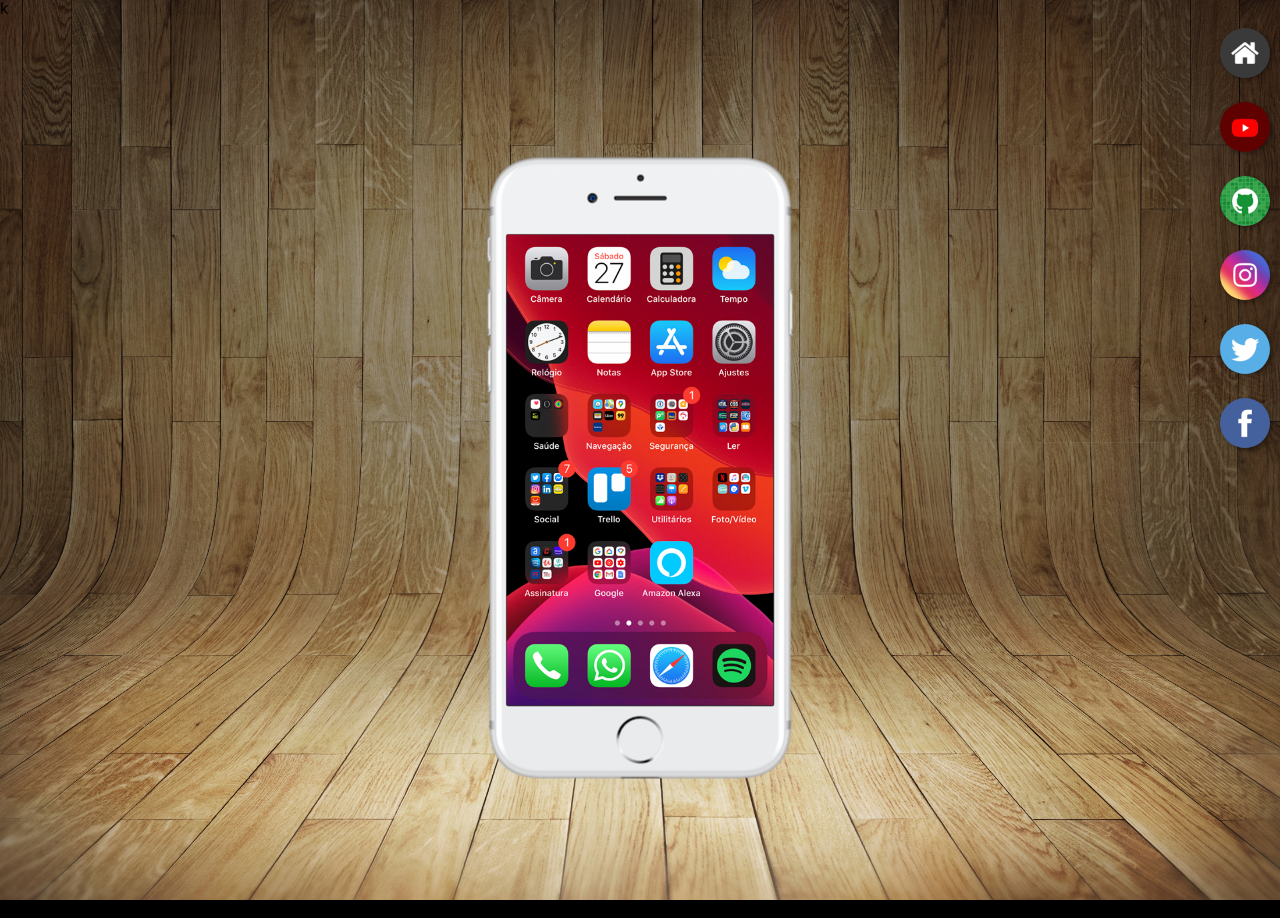
<file: index.html>
<!DOCTYPE html>
<html lang="pt-br">
<head>
    <meta charset="UTF-8">
    <meta http-equiv="X-UA-Compatible" content="IE=edge">
    <meta name="viewport" content="width=device-width, initial-scale=1.0">
    <title>Projeto Redes Sociais</title>
    <link rel="shortcut icon" href="favicon.ico" type="image/x-icon">
    <link rel="stylesheet" href="estilos/style.css">k
</head>
<body>
    <main>
        <section id="telefone">
            <iframe src="home.html" name="tela" id="tela" frameborder="0">
                Seu navegador não é compatível com isso!
            </iframe>
        </section>
        <section id="redes-sociais">
            <a href="home.html" target="tela"> <img src="imagens/logo-home.jpg" alt="Home"> </a><br>
            <a href="youtube.html" target="tela"> <img src="imagens/logo-youtube.jpg" alt="Youtube"> </a><br>
            <a href="github.html" target="tela"> <img src="imagens/logo-github.jpg" alt="Github"> </a><br>
            <a href="instagram.html" target="tela"> <img src="imagens/logo-instagram.jpg" alt="Instagram"></a><br>
            <a href="twitter.html" target="tela"> <img src="imagens/logo-twitter.jpg" alt="Twitter"></a><br>
            <a href="facebook.html" target="tela"> <img src="imagens/logo-facebook.jpg" alt="Facebook"></a>
        </section>
    </main>
</body>
</html>
</file>
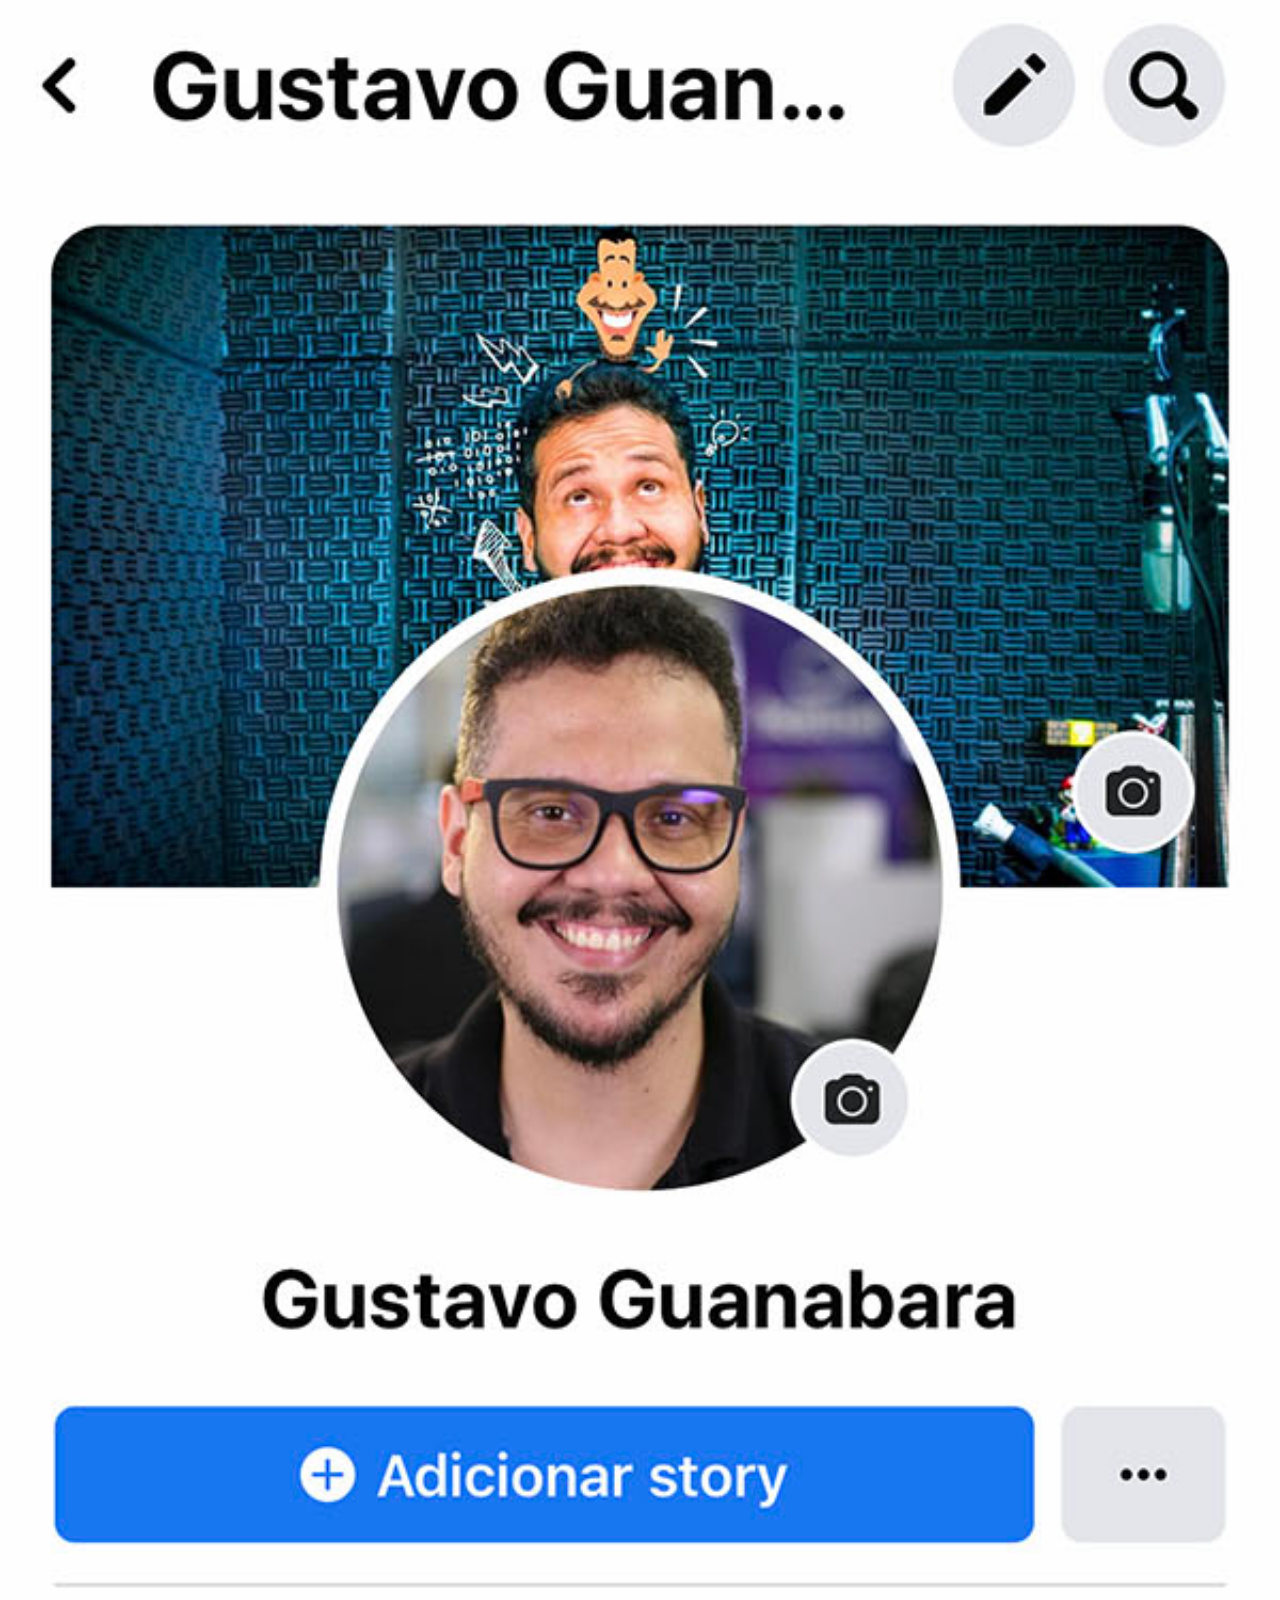
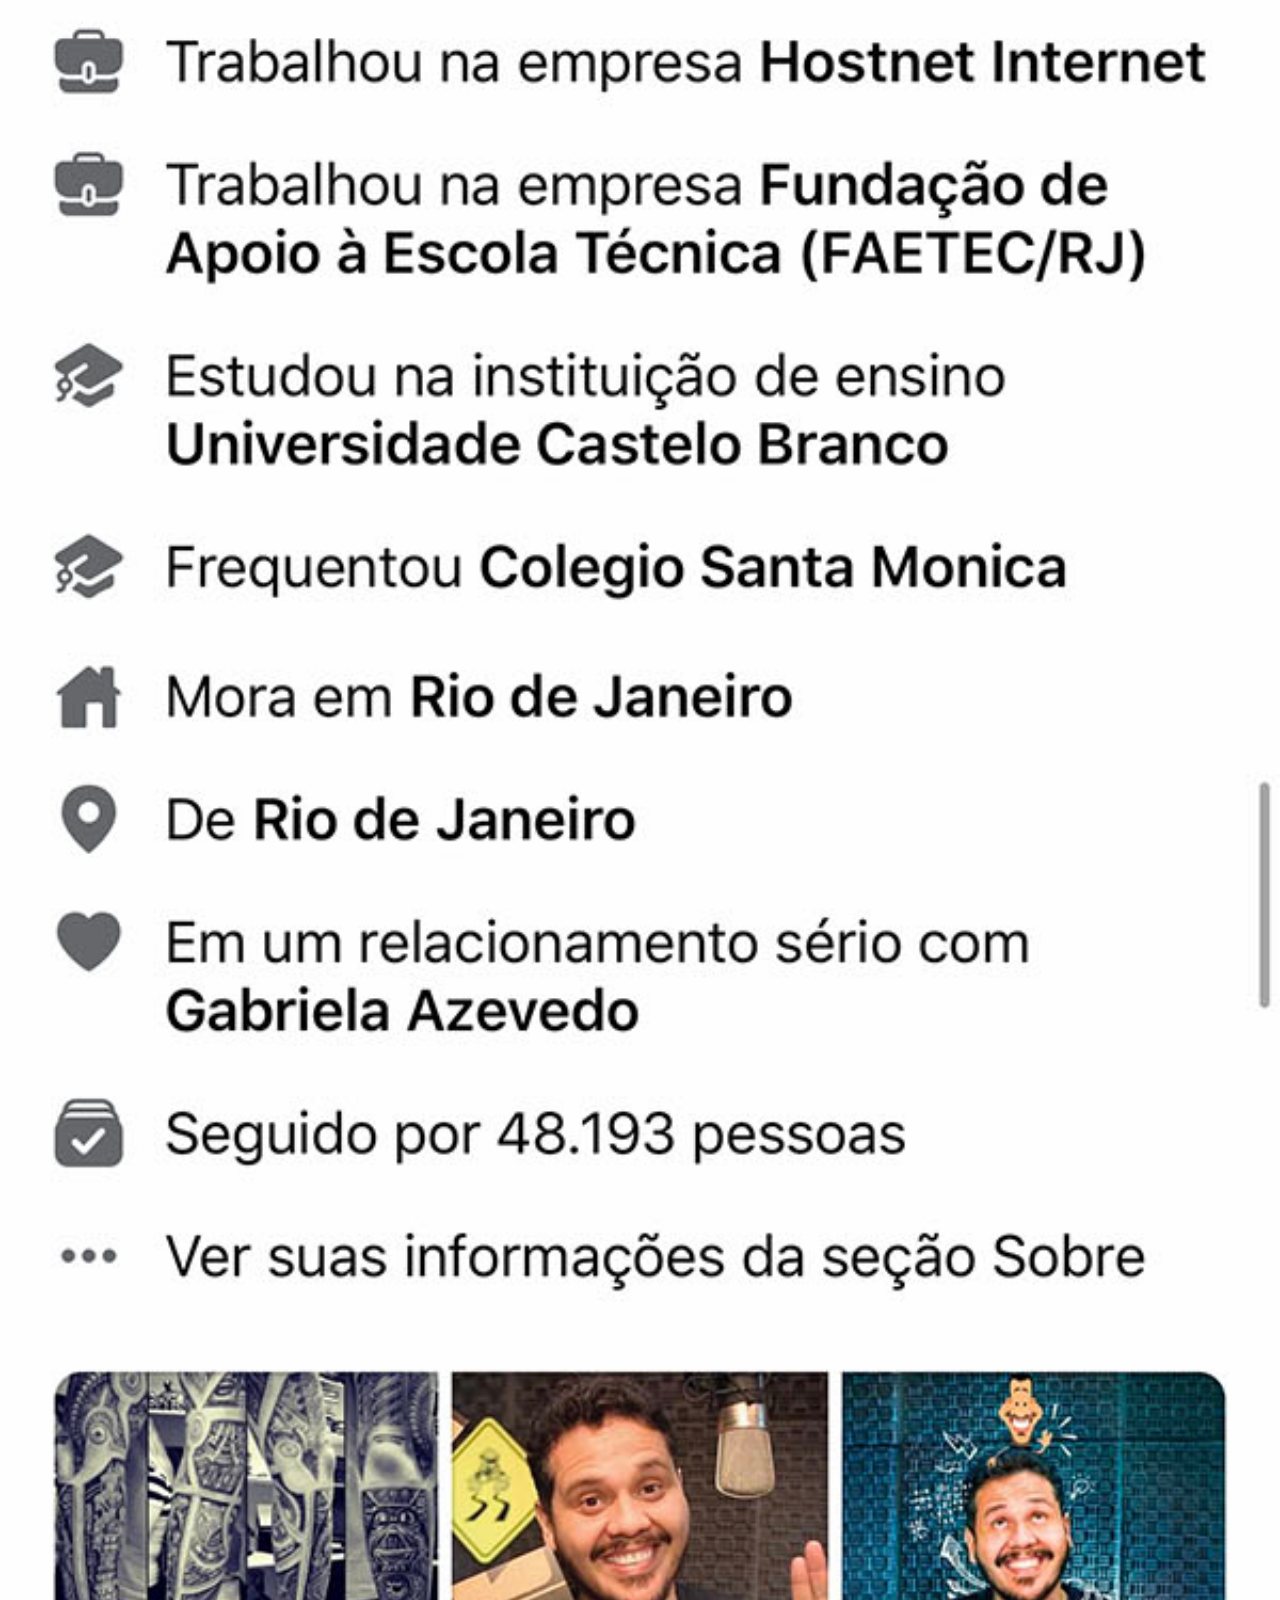
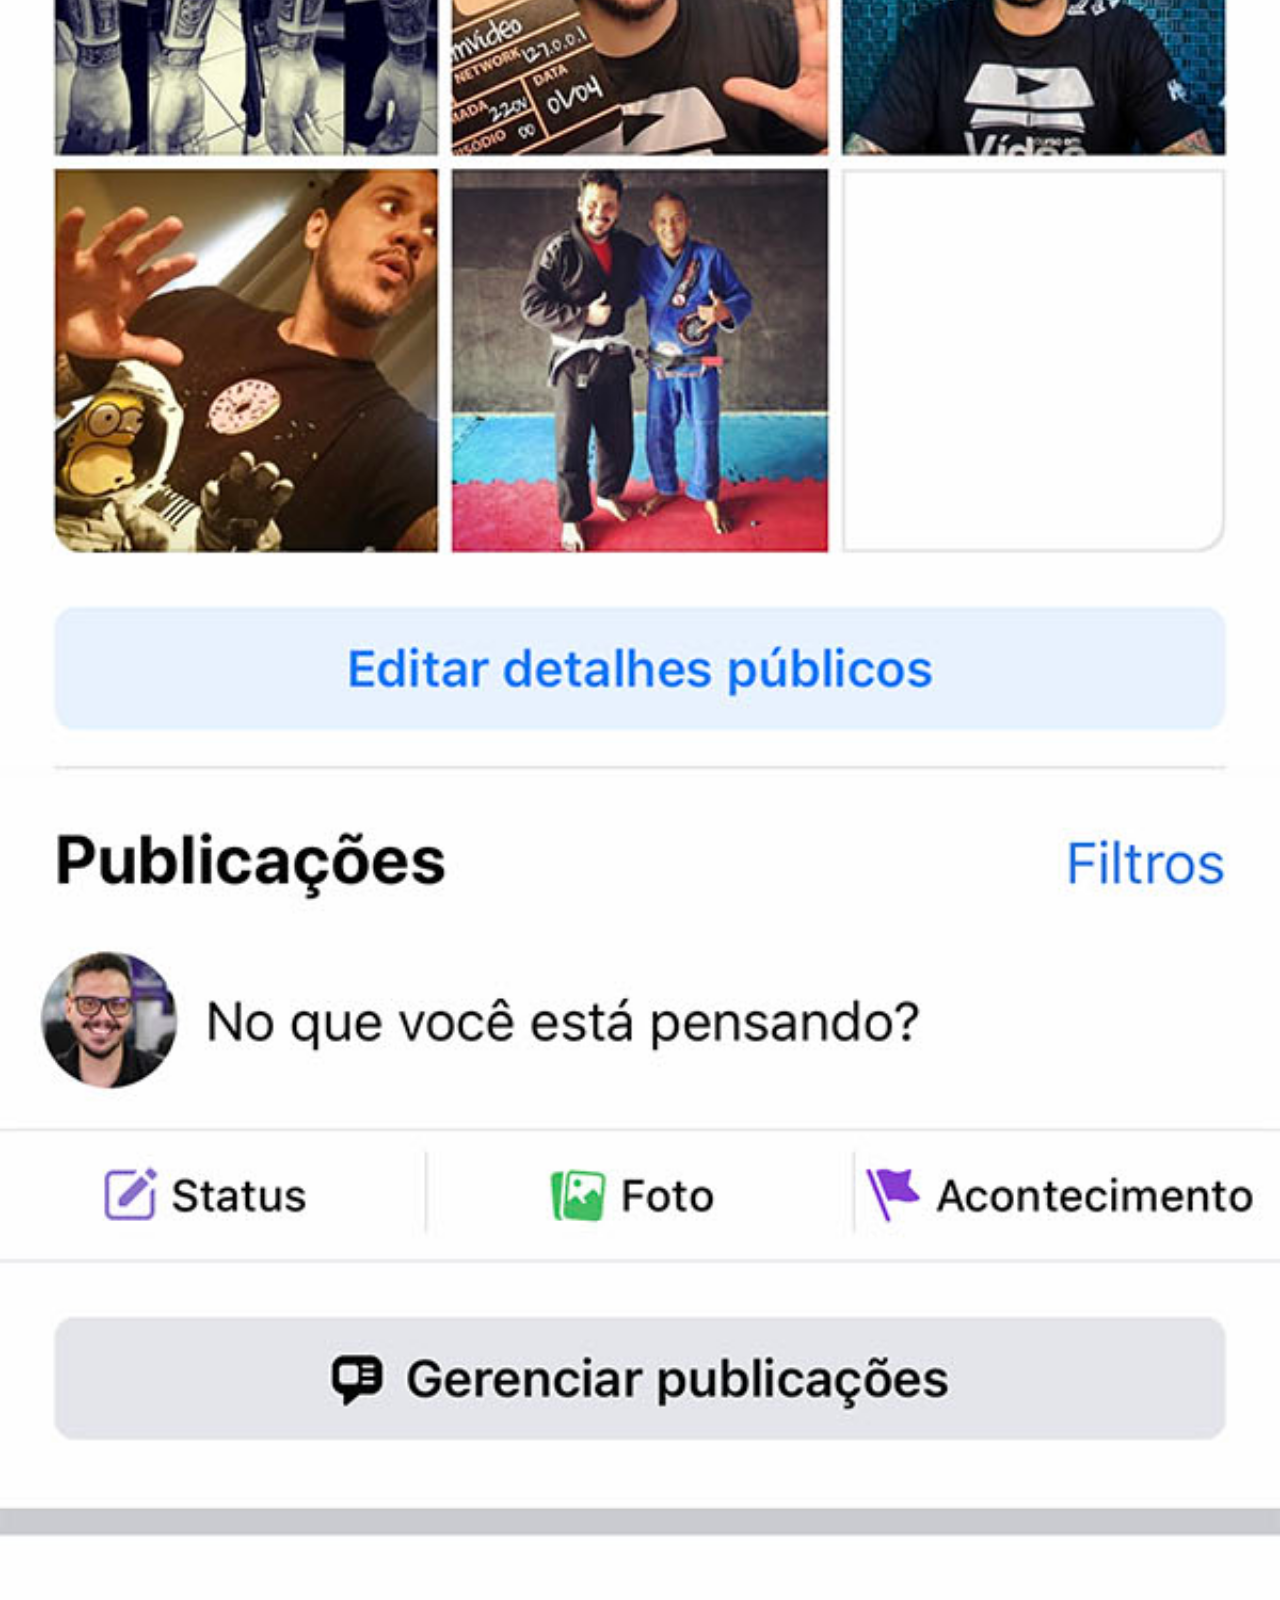
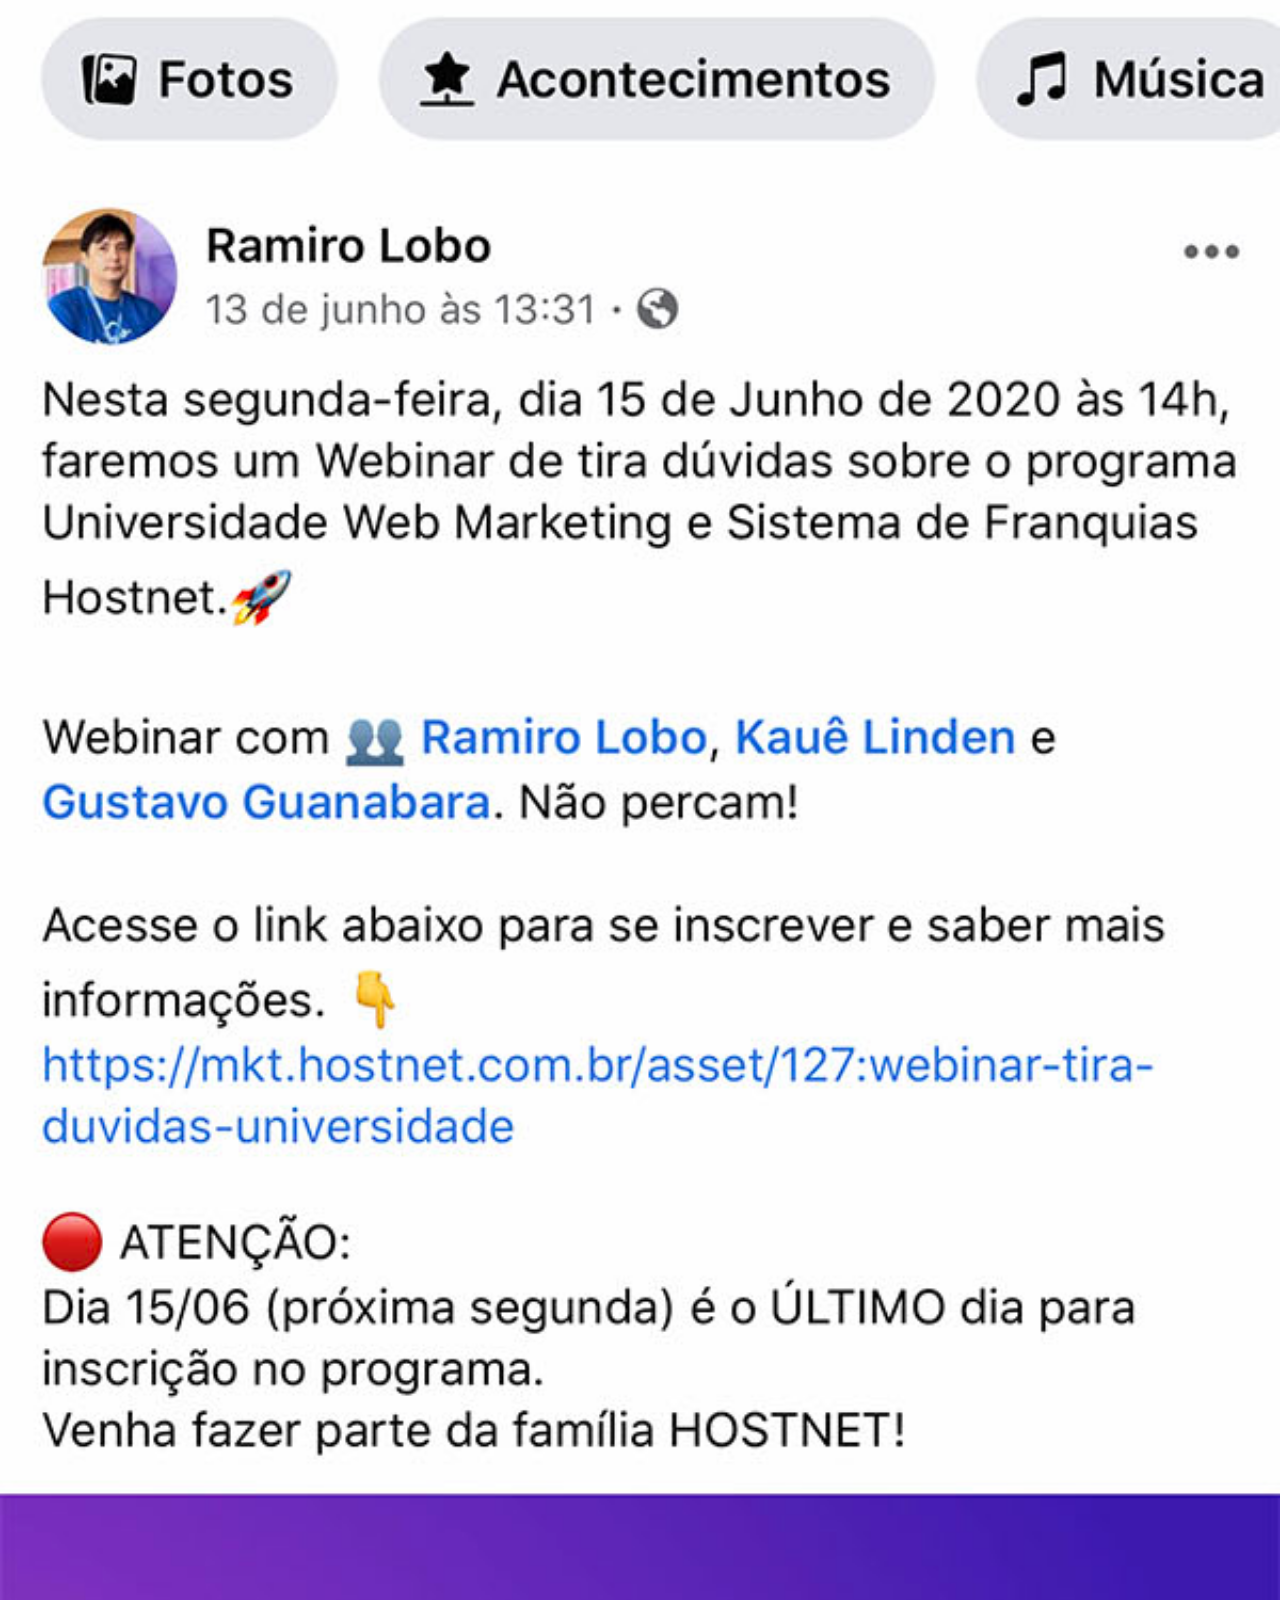
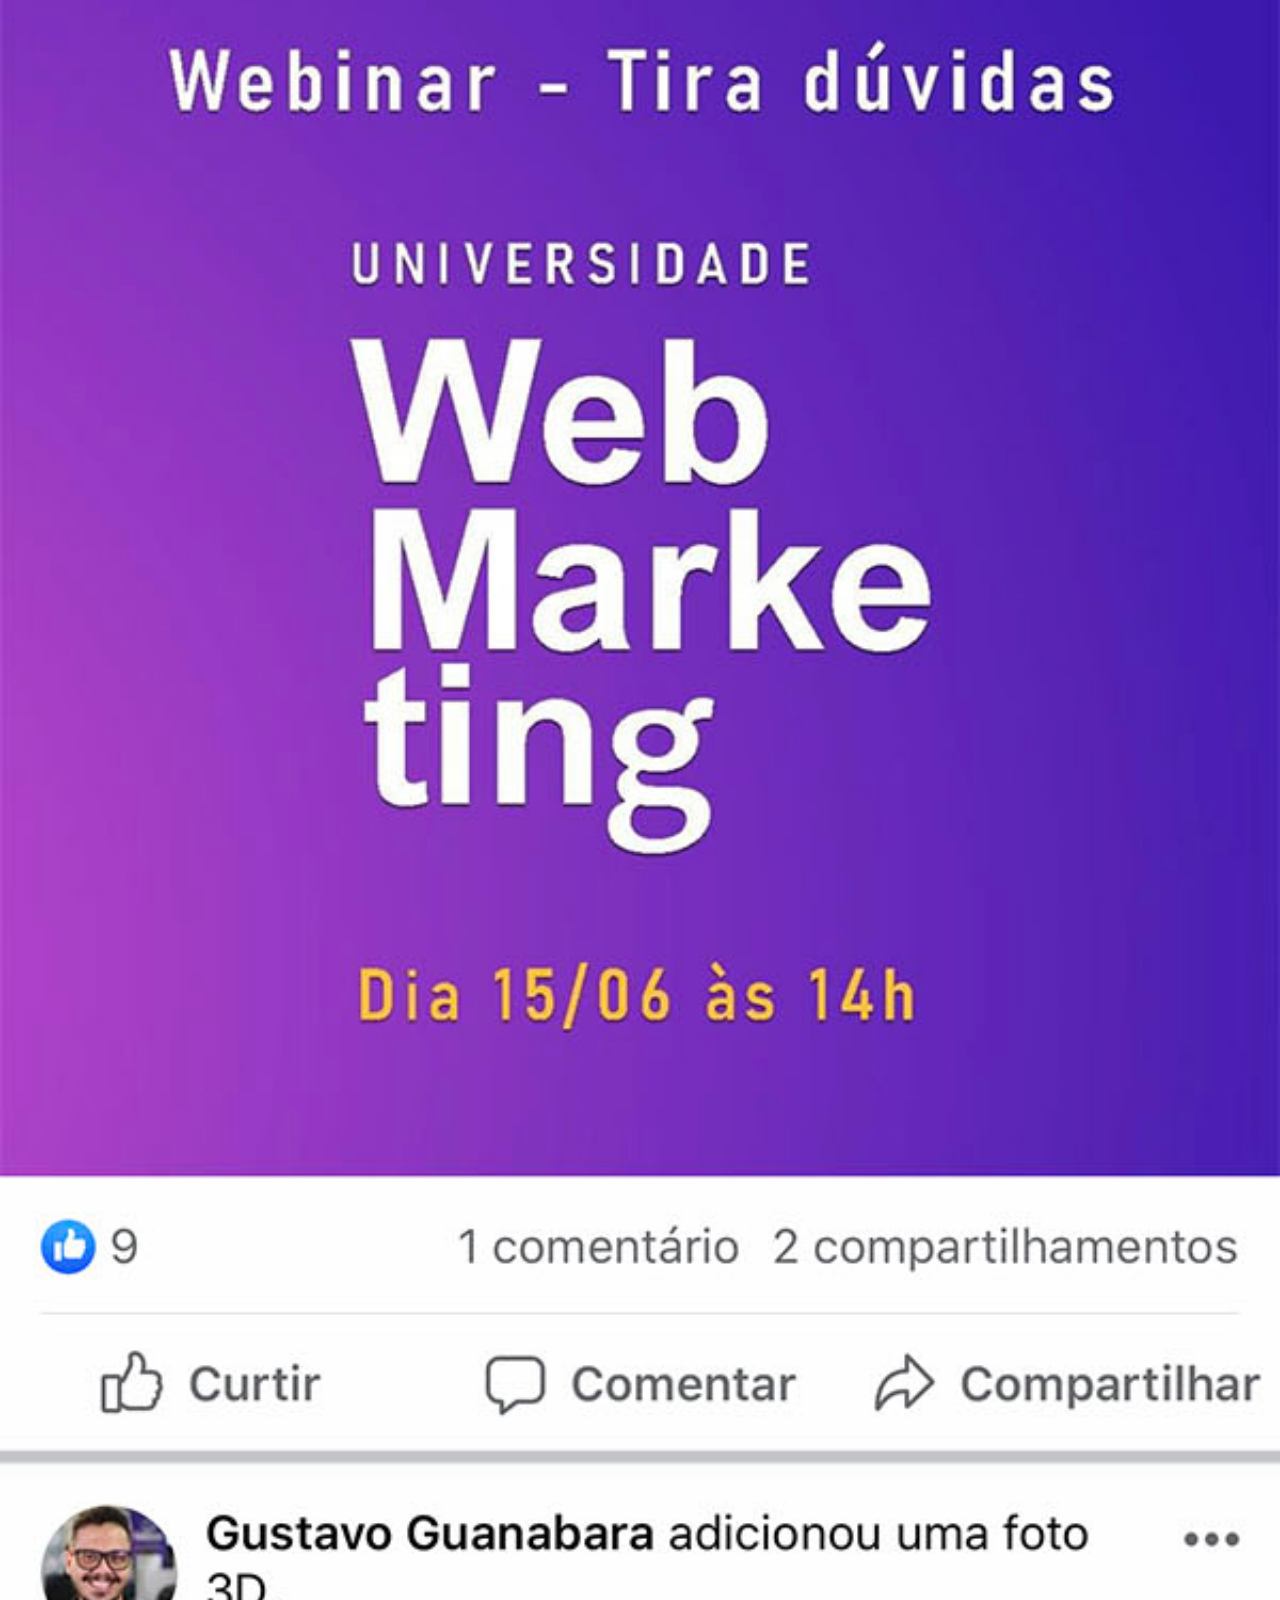
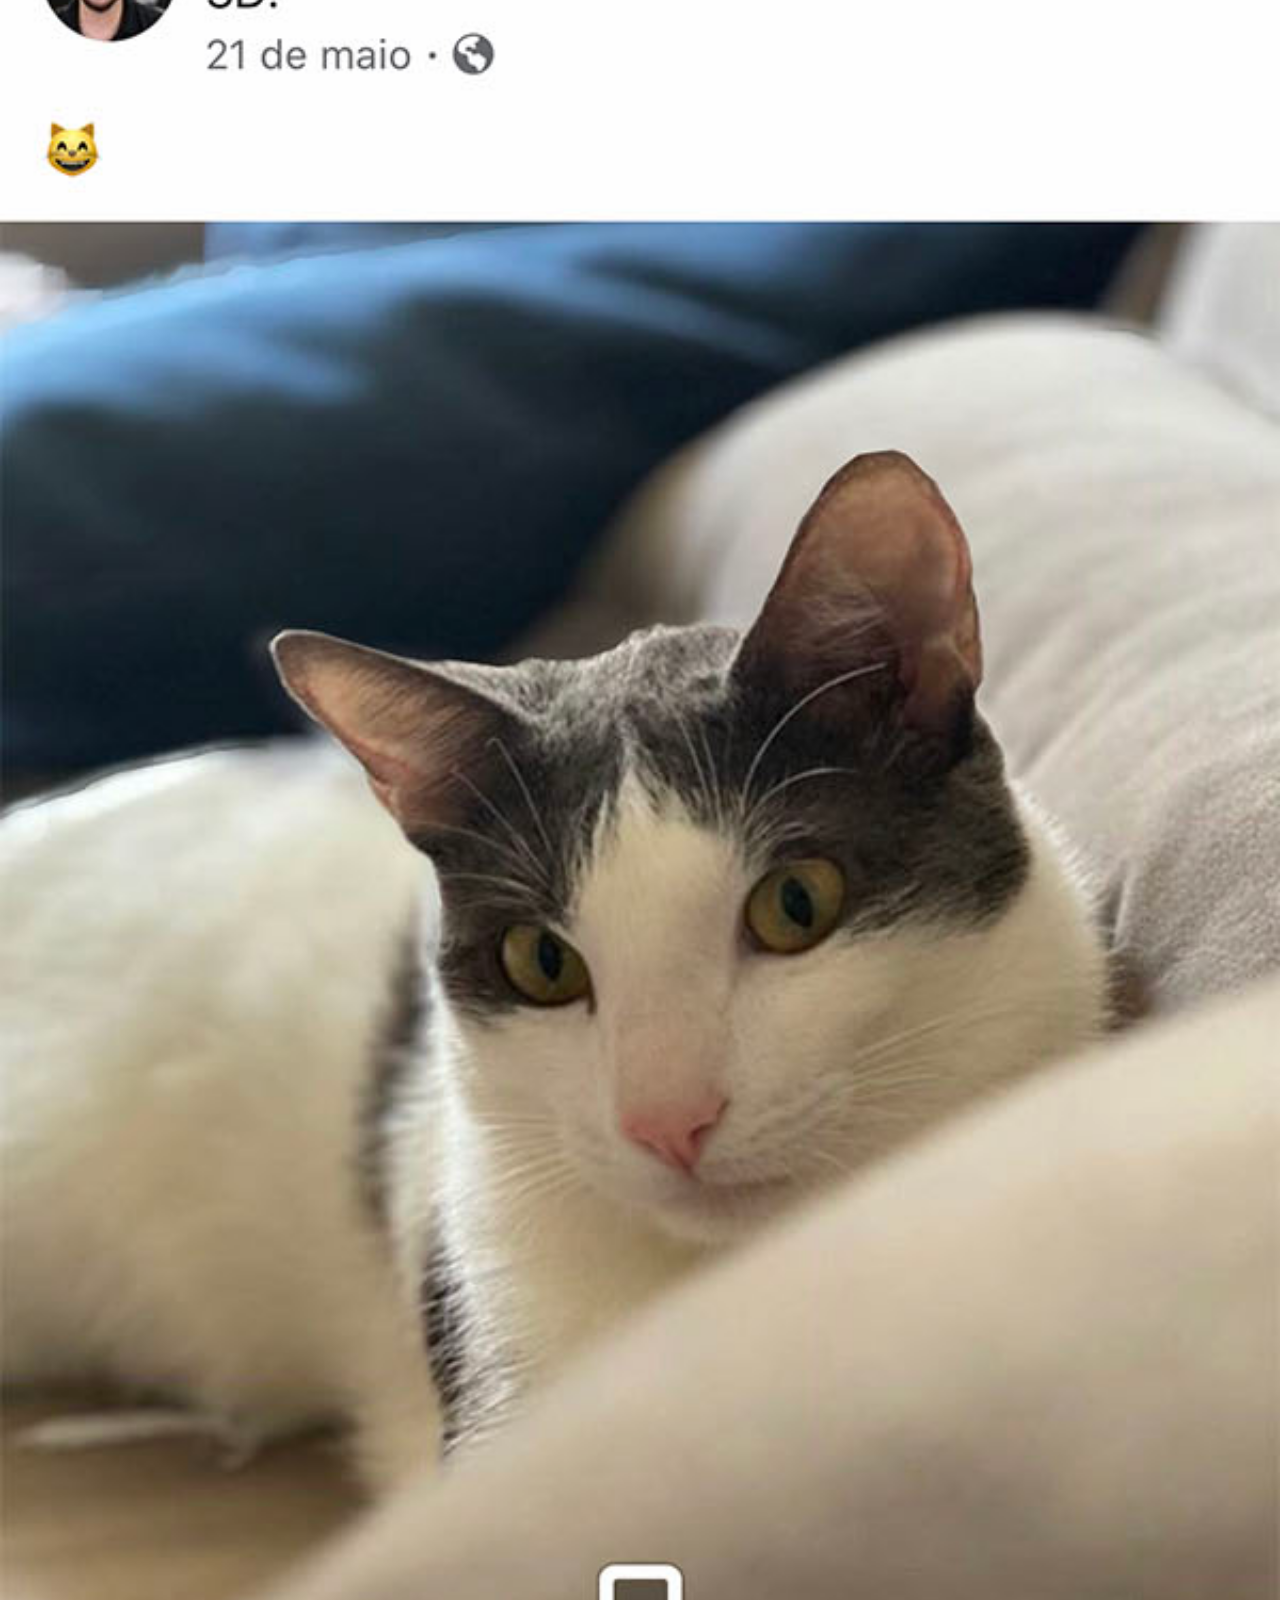
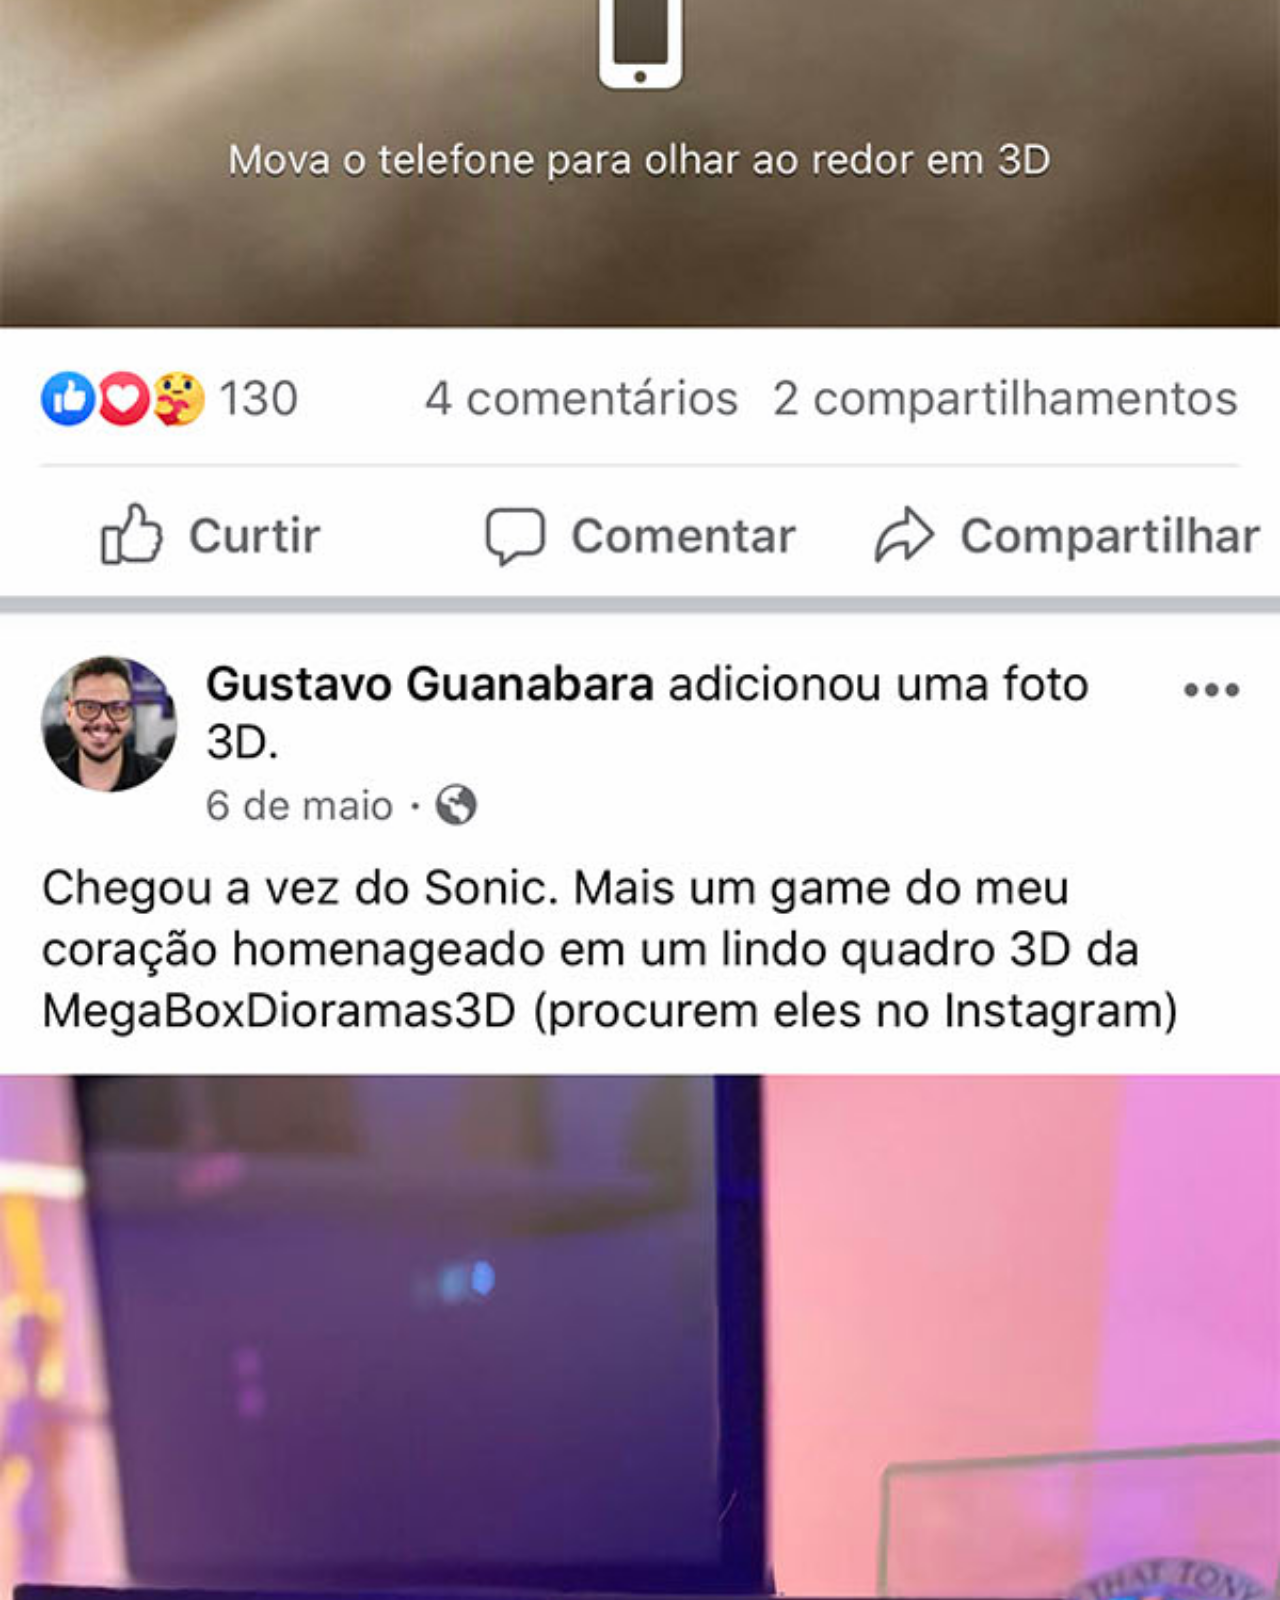
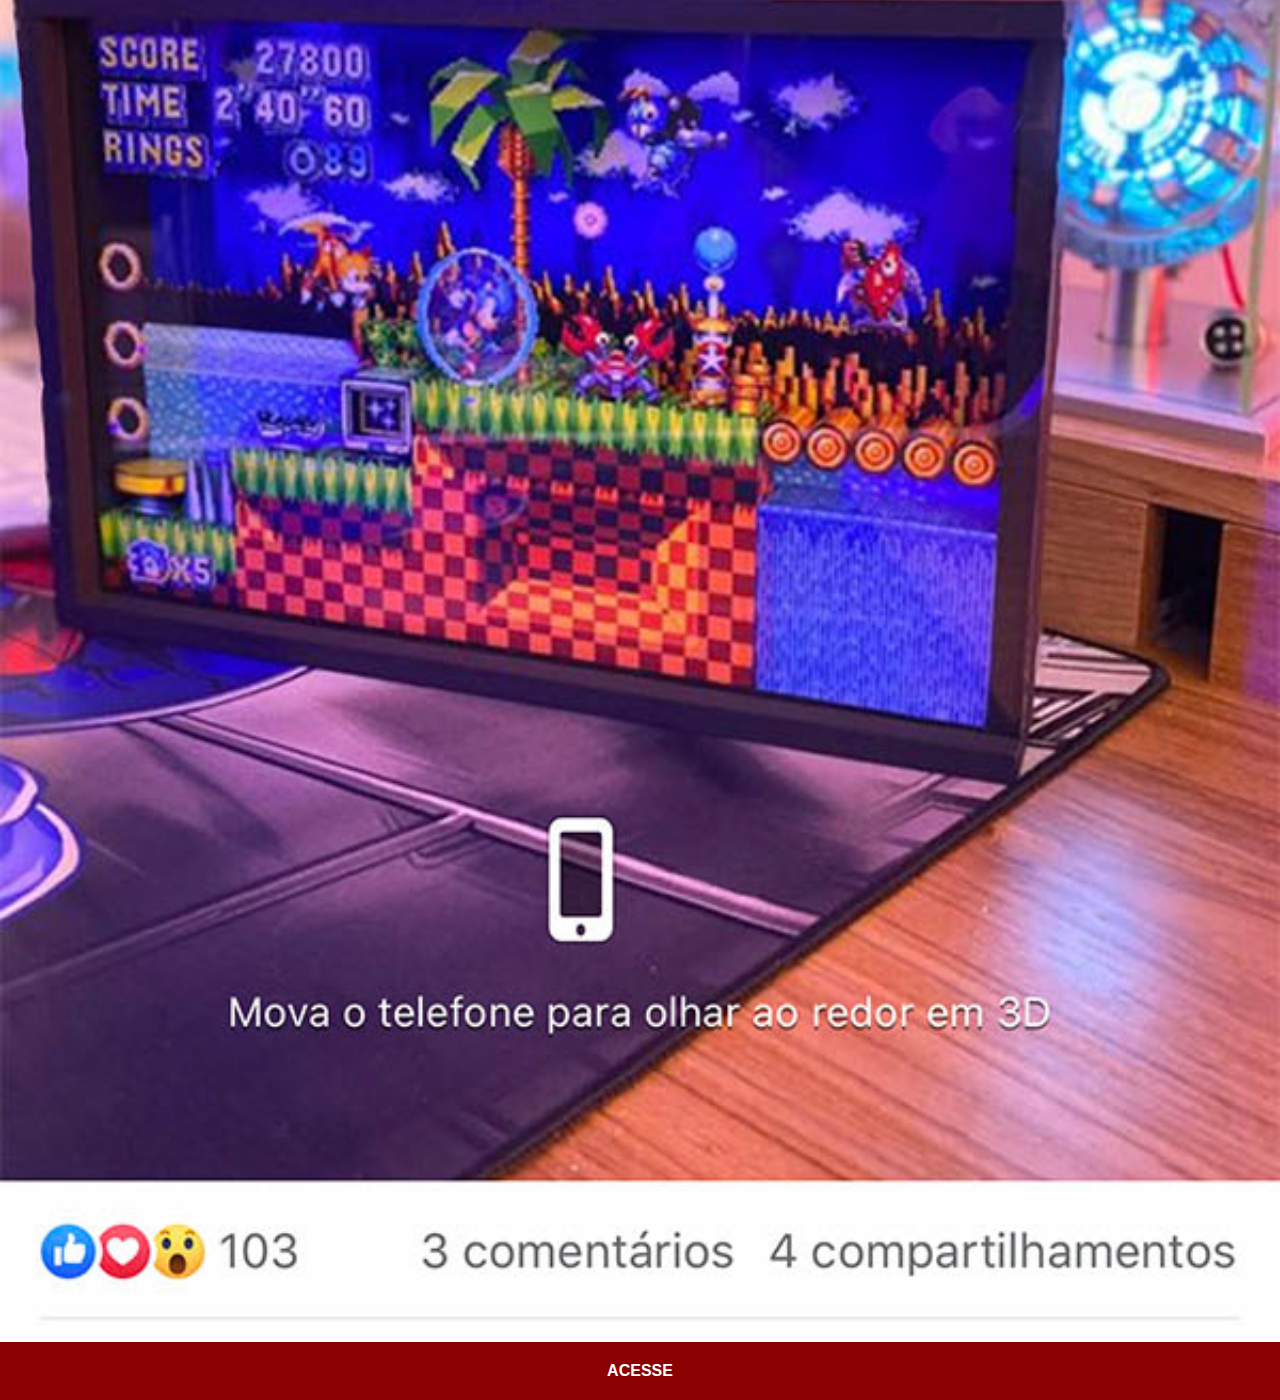
<file: facebook.html>
<!DOCTYPE html>
<html lang="pt-br">
<head>
    <meta charset="UTF-8">
    <meta http-equiv="X-UA-Compatible" content="IE=edge">
    <meta name="viewport" content="width=device-width, initial-scale=1.0">
    <title>Facebook</title>
    <link rel="stylesheet" href="estilos/social.css">
</head>
<body>
    <img src="imagens/tela-facebook.jpg" alt="Facebook">
    <a href="https://pt-br.facebook.com/gustavoguanabara" target="_blank">ACESSE</a>
</body>
</html>
</file>
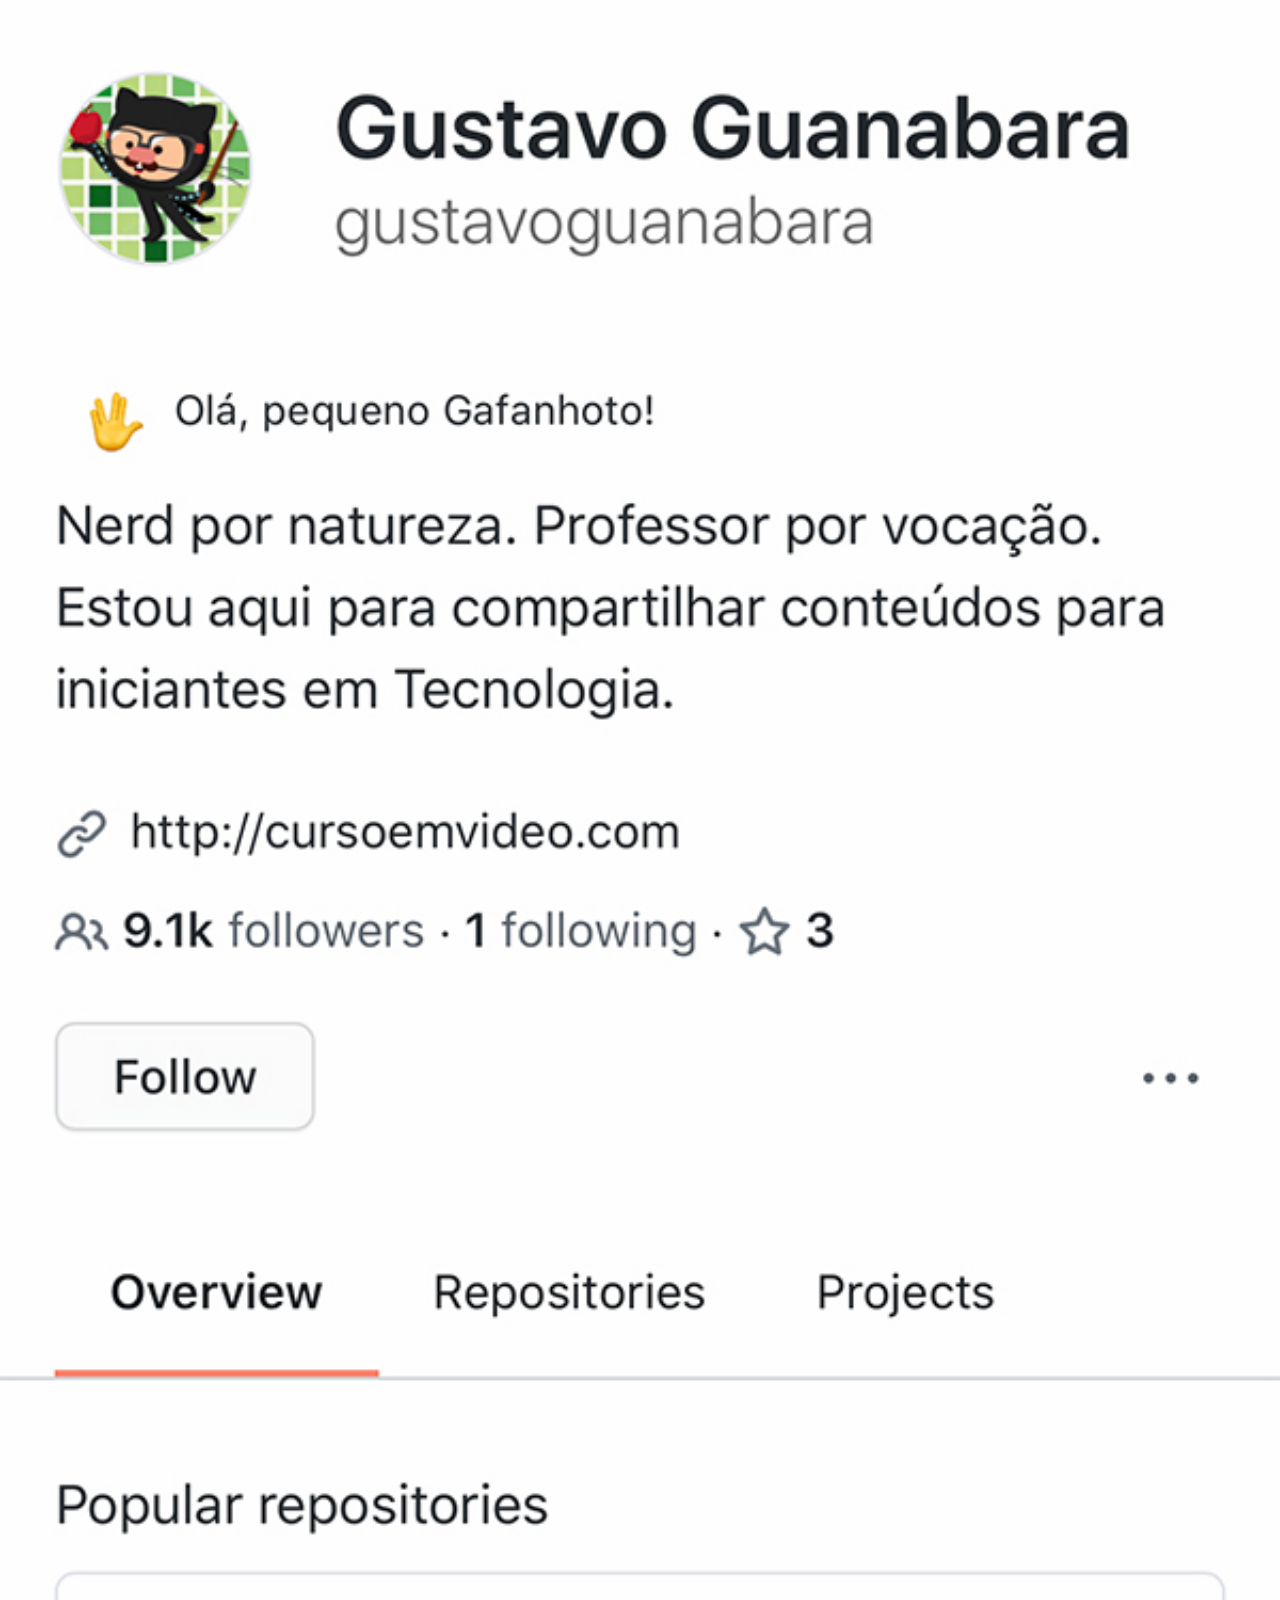
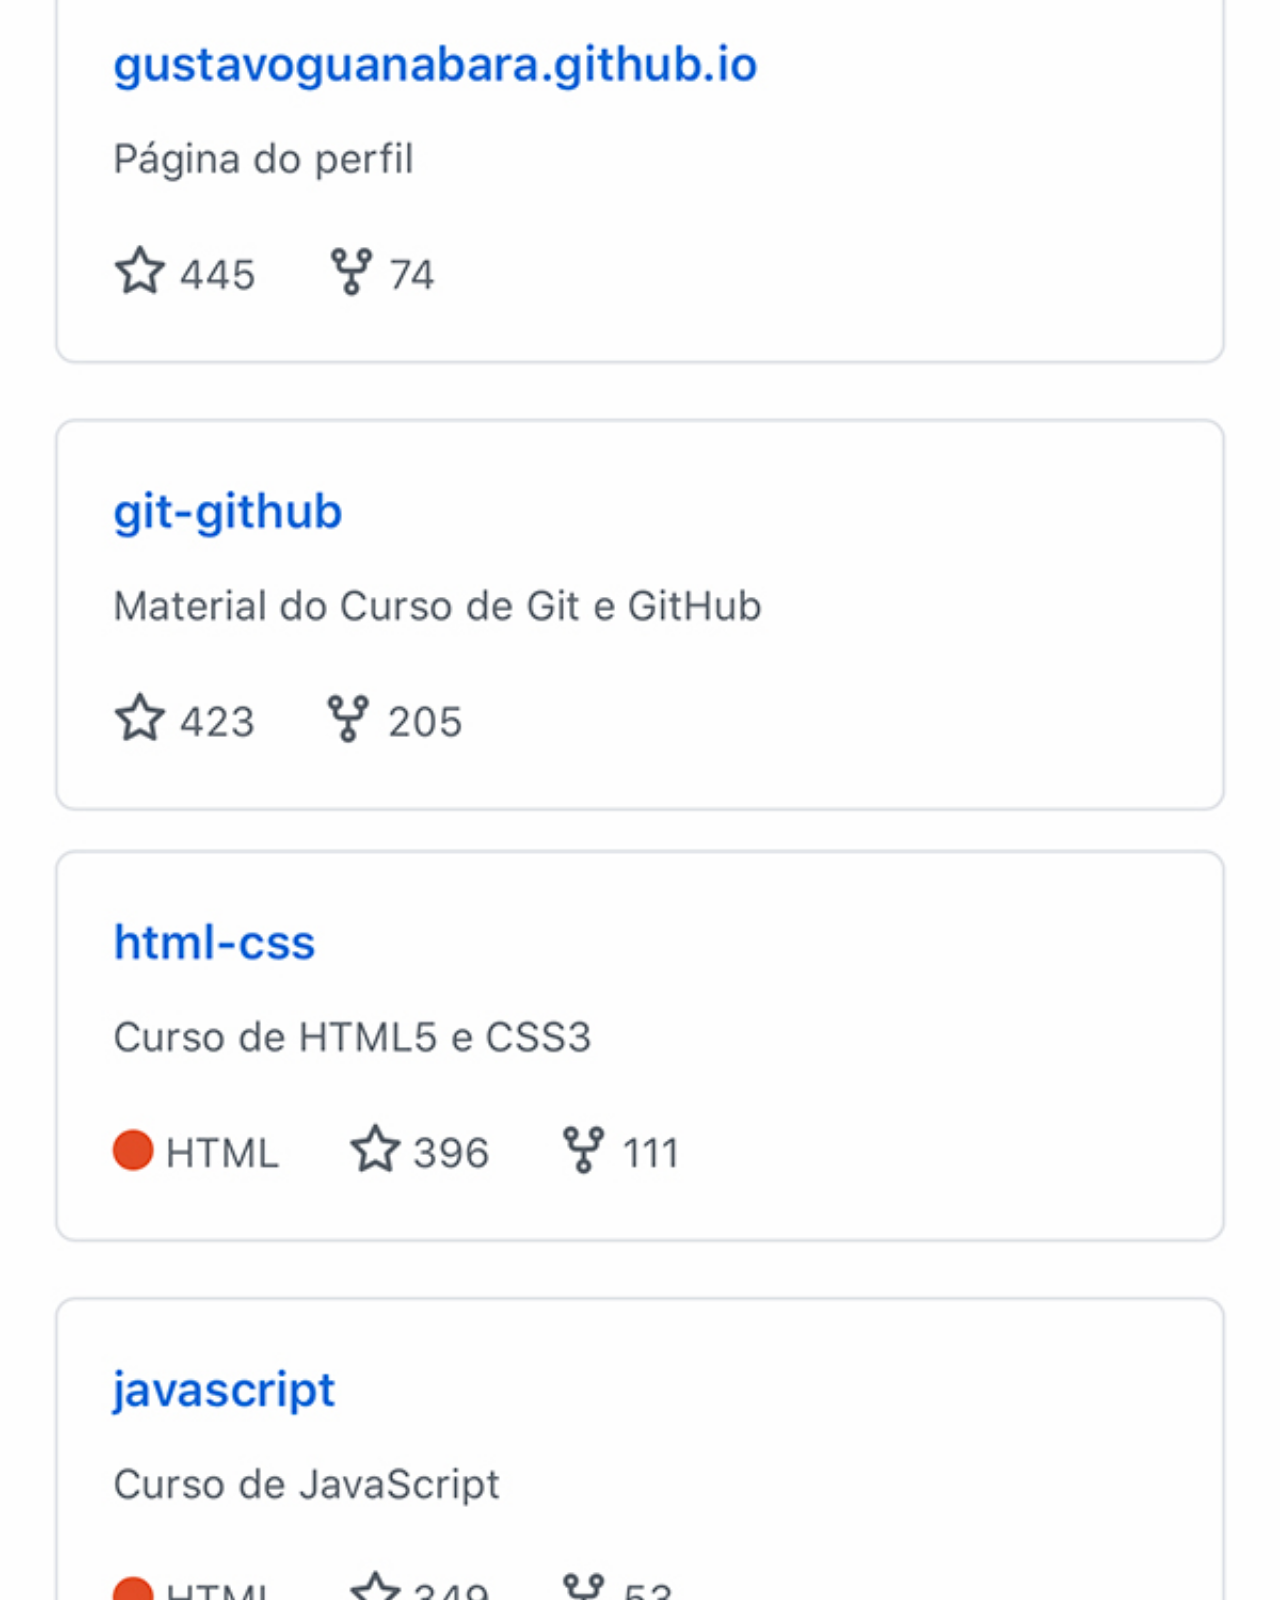
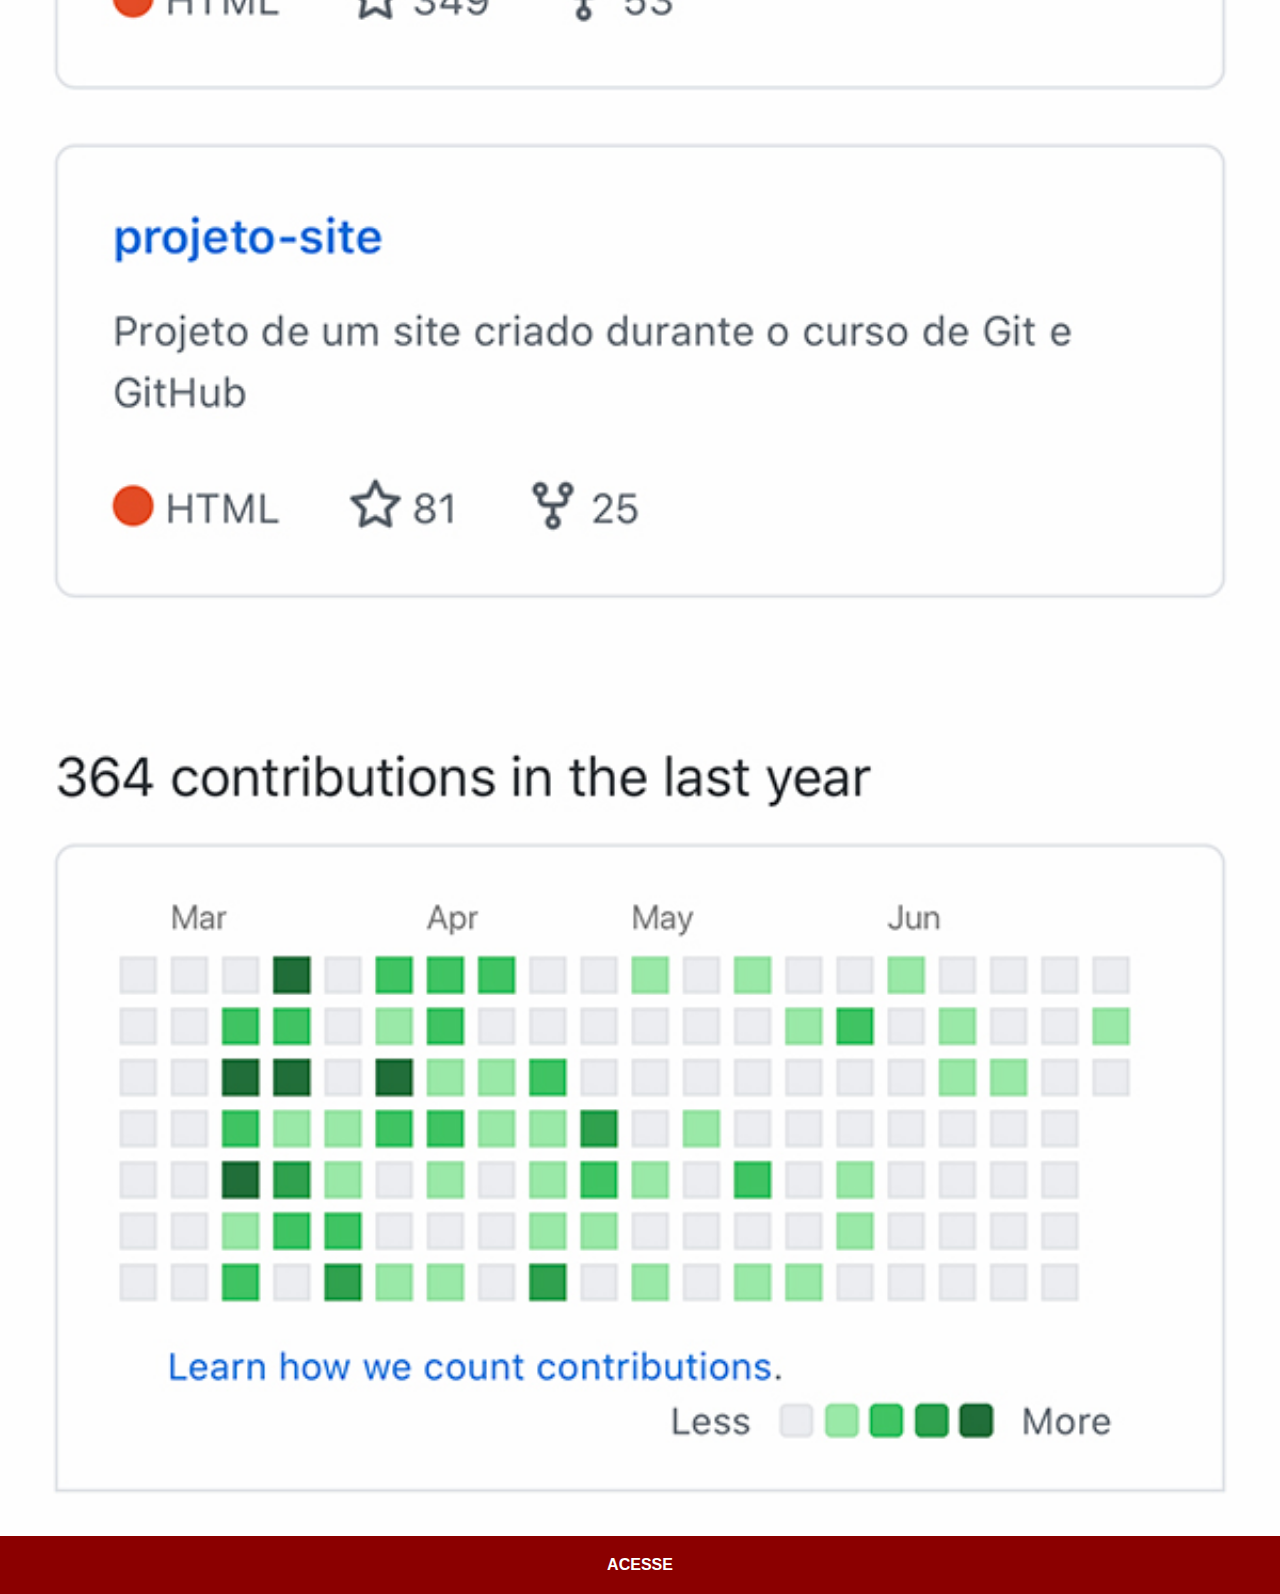
<file: github.html>
<!DOCTYPE html>
<html lang="pt-br">
<head>
    <meta charset="UTF-8">
    <meta http-equiv="X-UA-Compatible" content="IE=edge">
    <meta name="viewport" content="width=device-width, initial-scale=1.0">
    <title>GitHub</title>
    <link rel="stylesheet" href="estilos/social.css">
</head>
<body>
    <img src="imagens/tela-github.jpg" alt="GitHub">
    <a href="https://github.com/gustavoguanabara/" target="_blank">ACESSE</a>
</body>
</html>
</file>
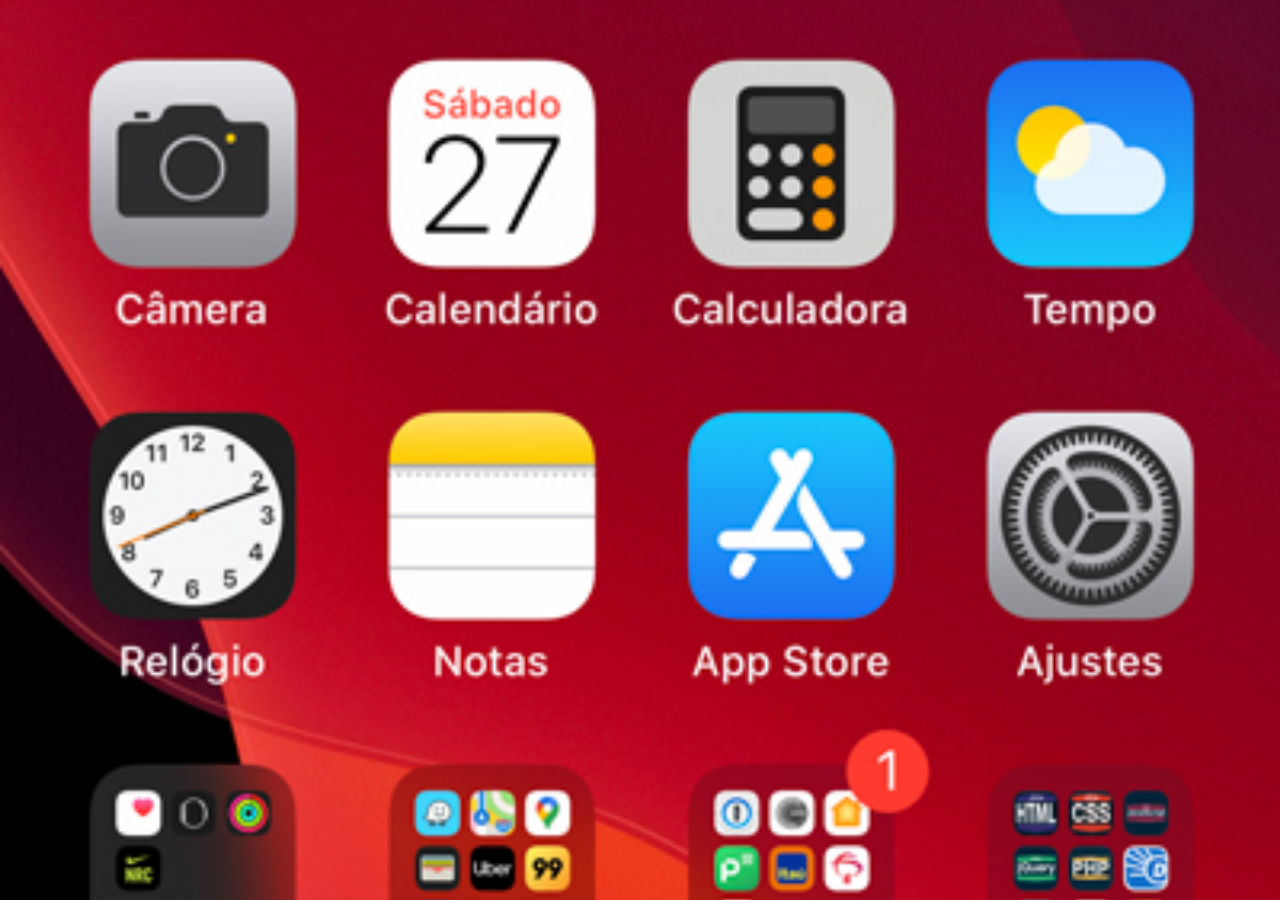
<file: home.html>
<!DOCTYPE html>
<html lang="pt-br">
<head>
    <meta charset="UTF-8">
    <meta http-equiv="X-UA-Compatible" content="IE=edge">
    <meta name="viewport" content="width=device-width, initial-scale=1.0">
    <title>Home</title>
</head>
<style>
    * {
        margin: 0px;
        padding: 0px;
    }

    body  {
        width: 100vw;
        height: 100vh;
        background: black url(imagens/tela-home.jpg) no-repeat top center;
        background-size: cover;
    }
</style>
<body>
    
</body>
</html>
</file>
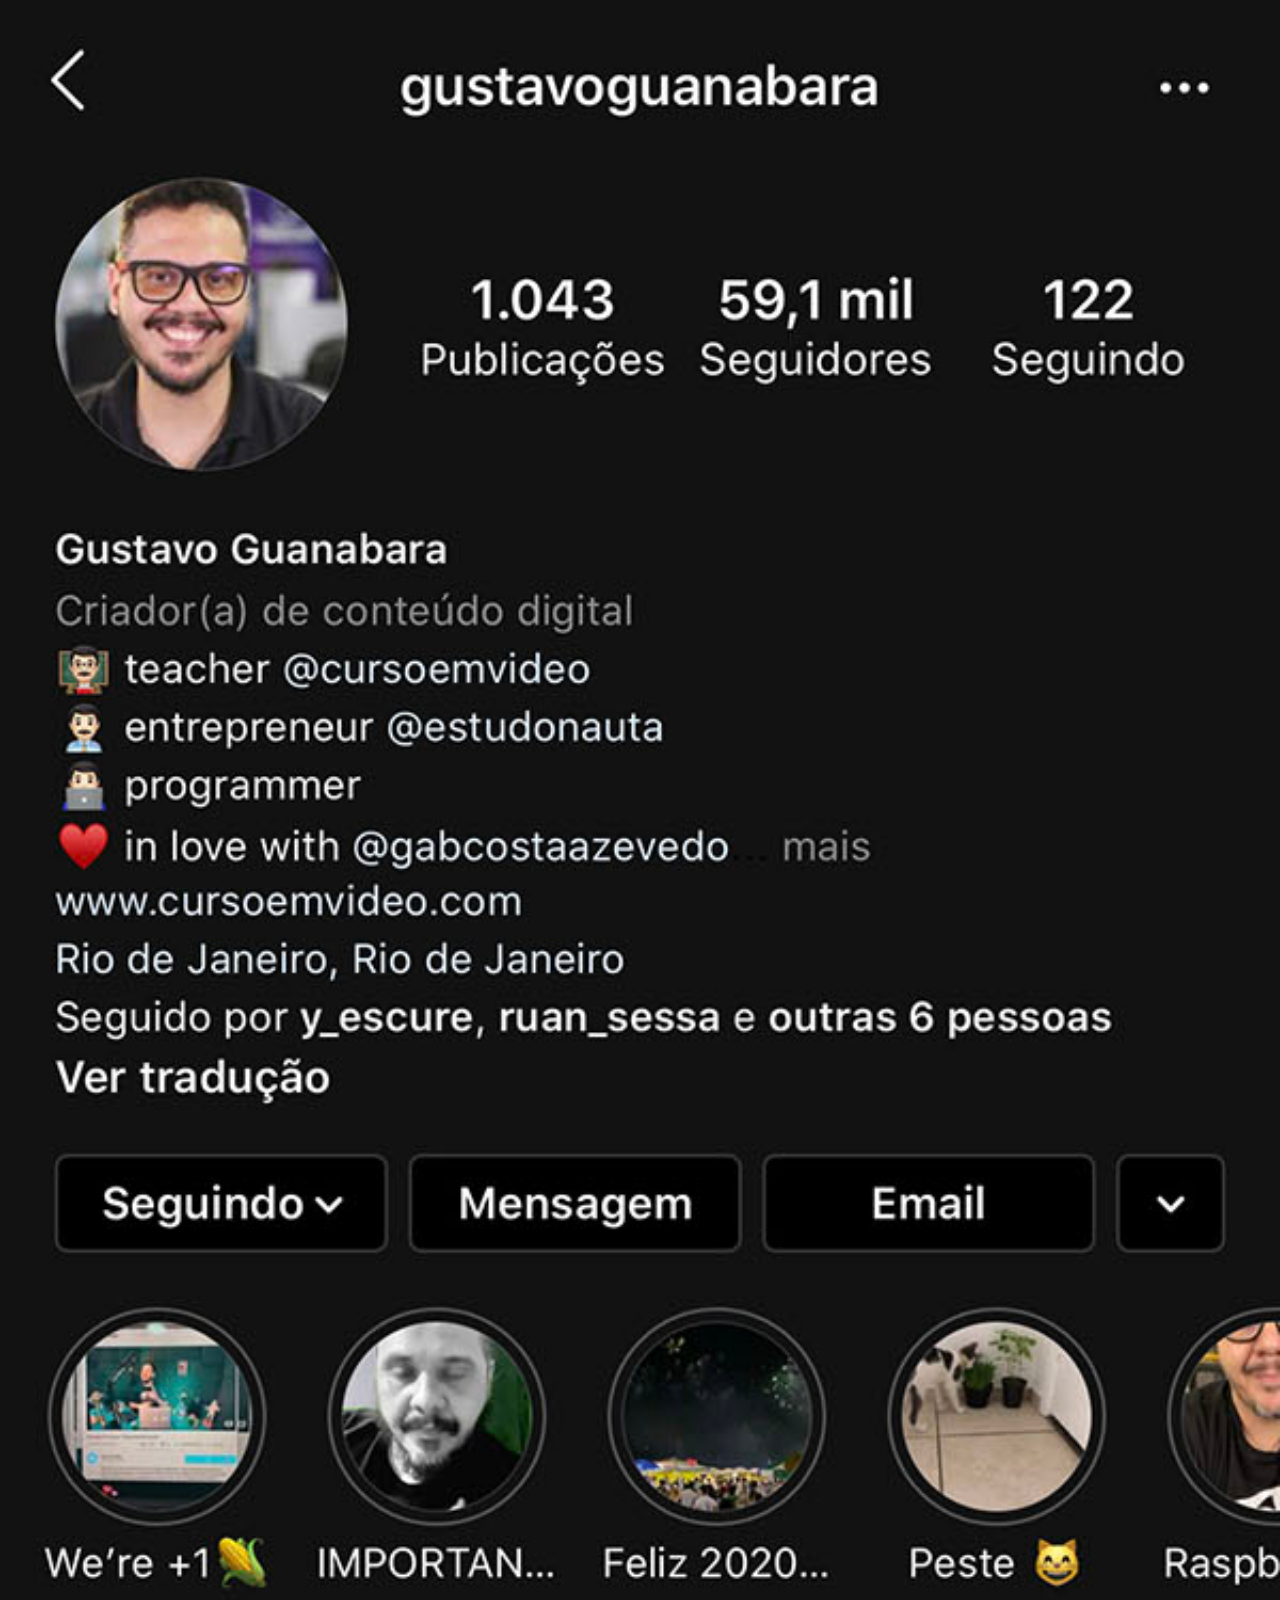
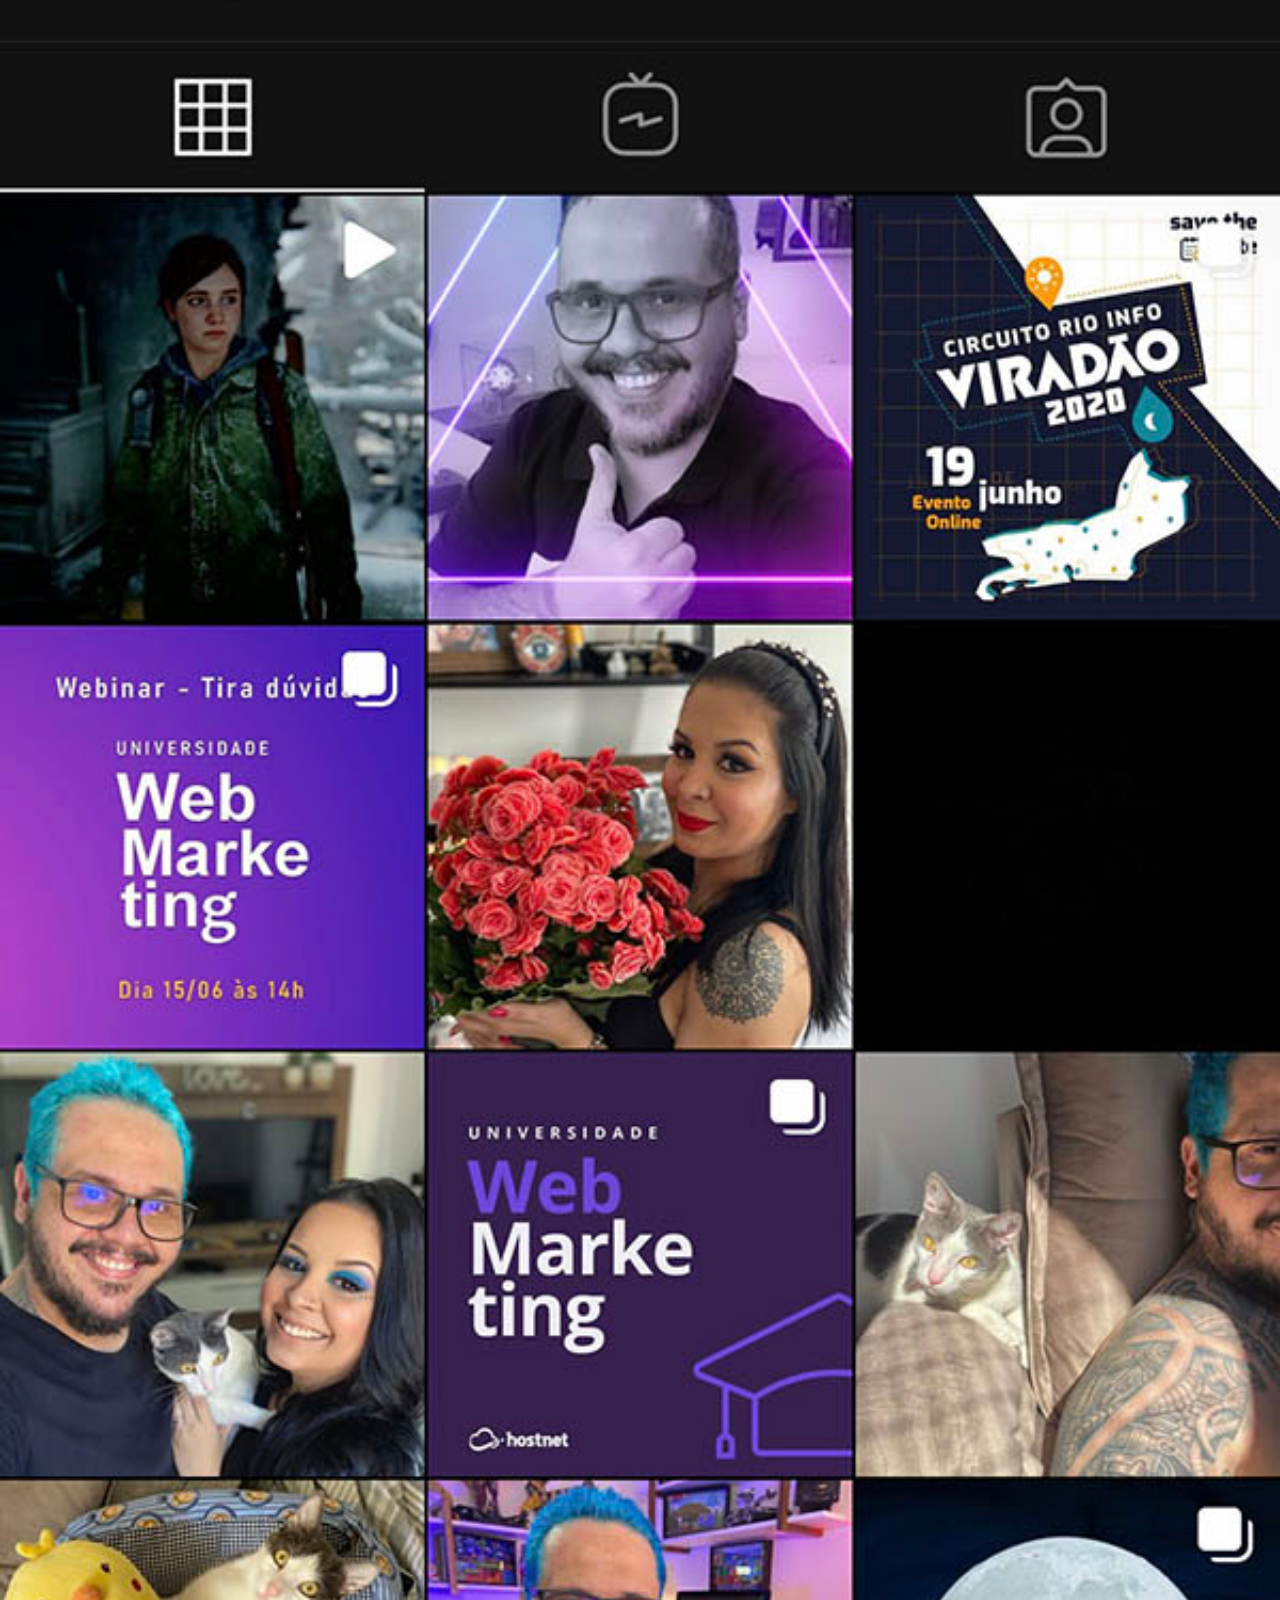
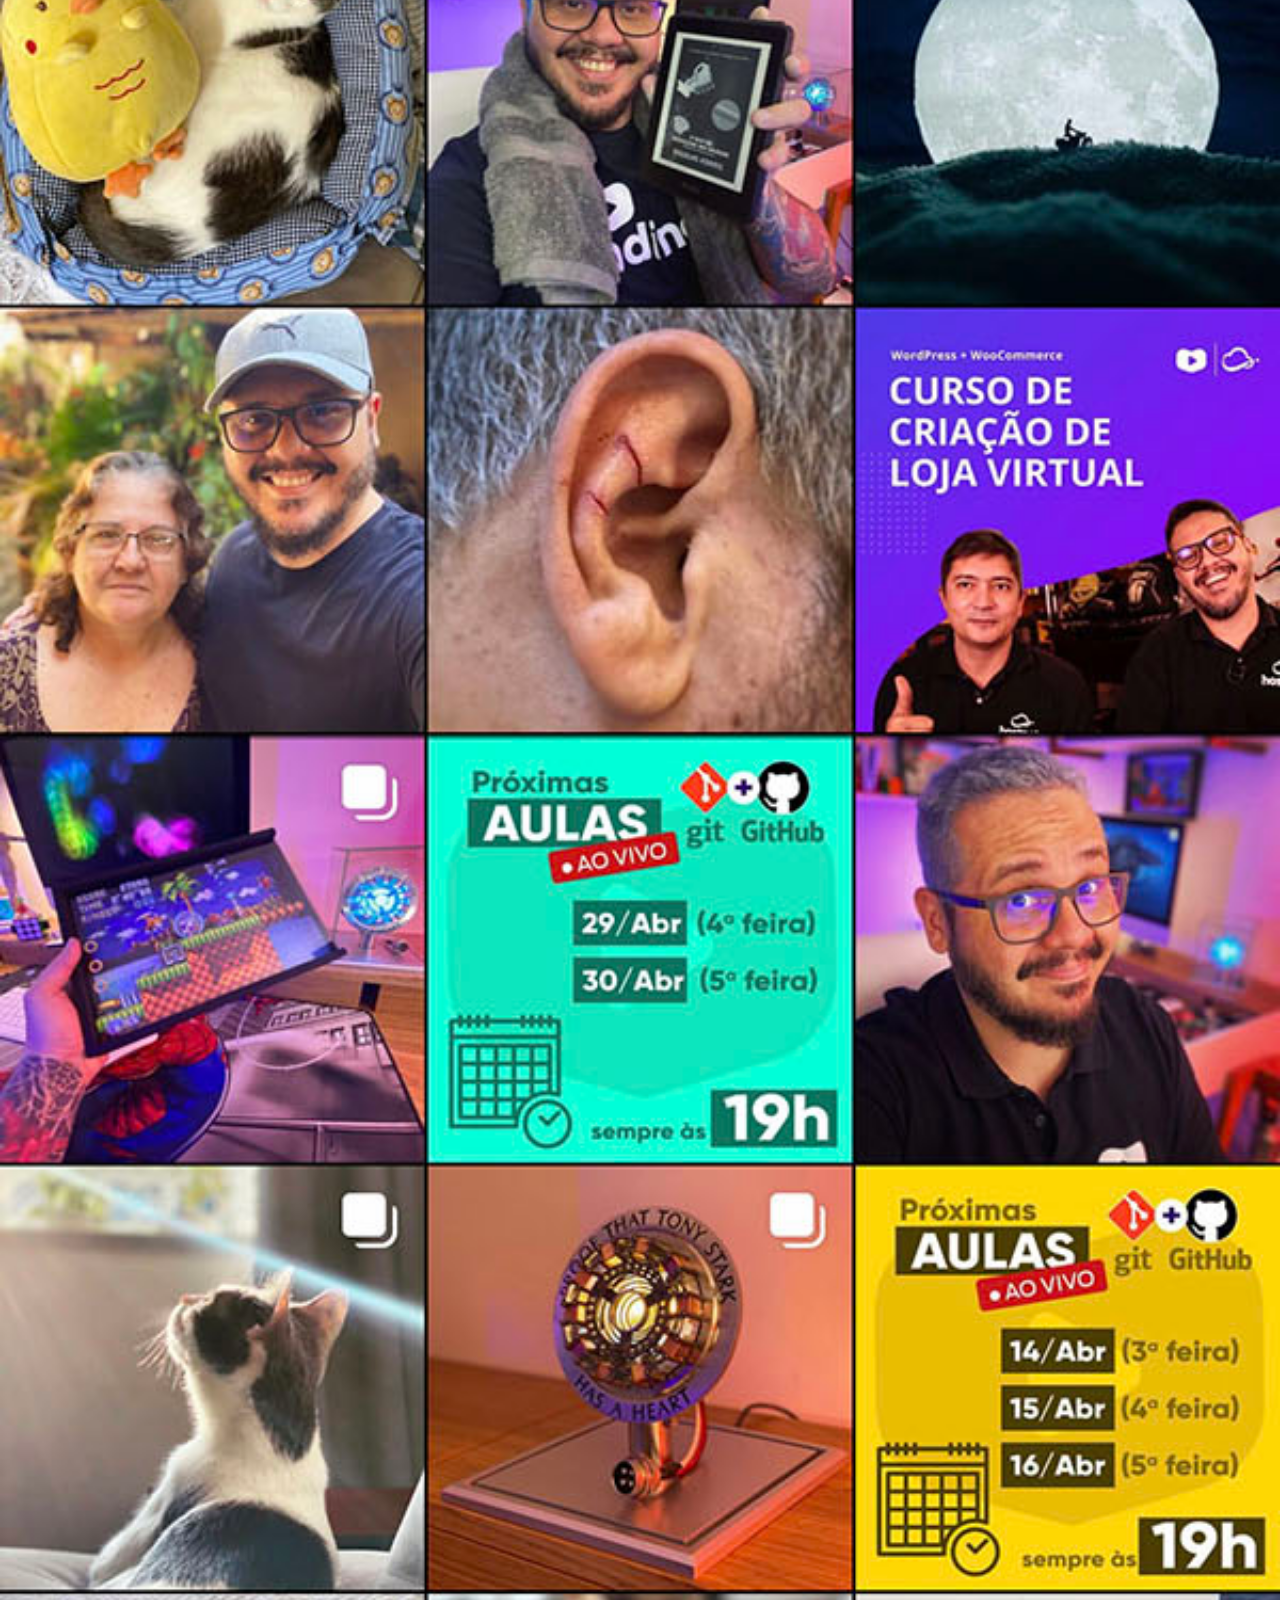
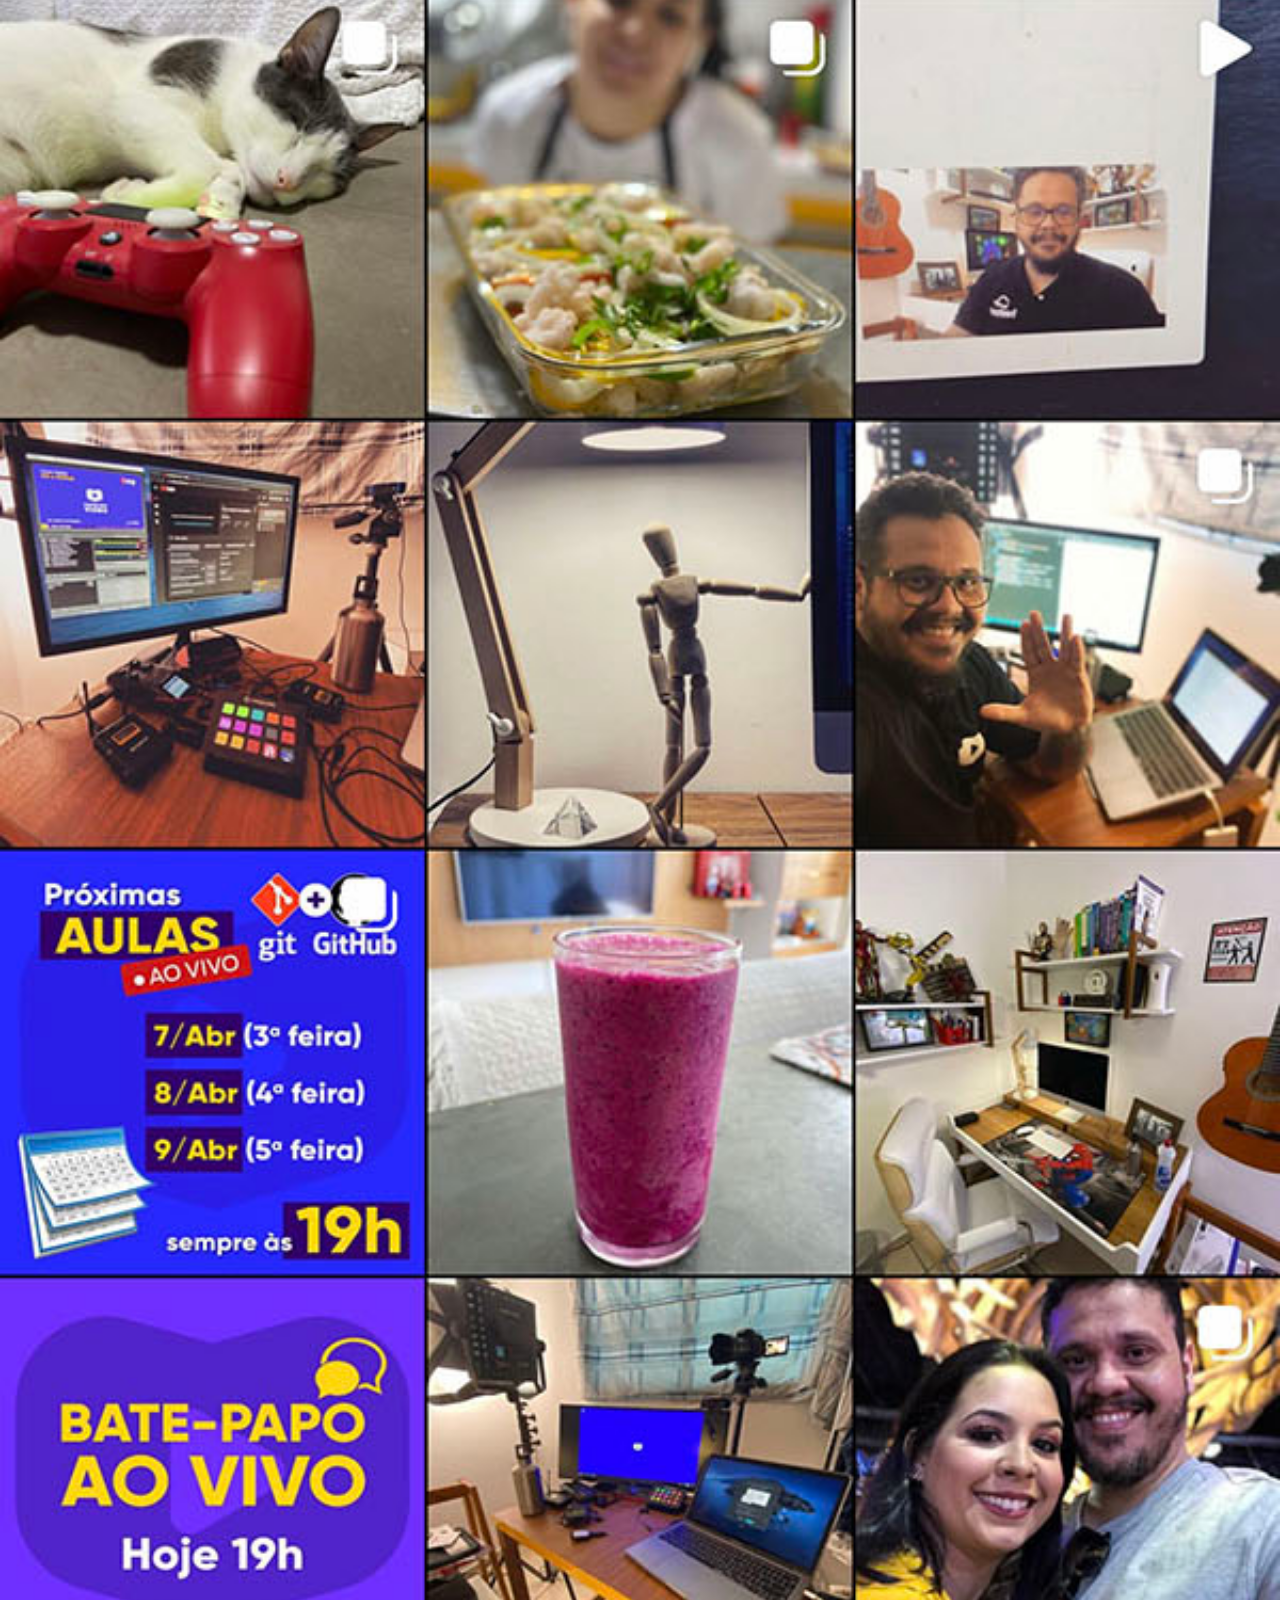
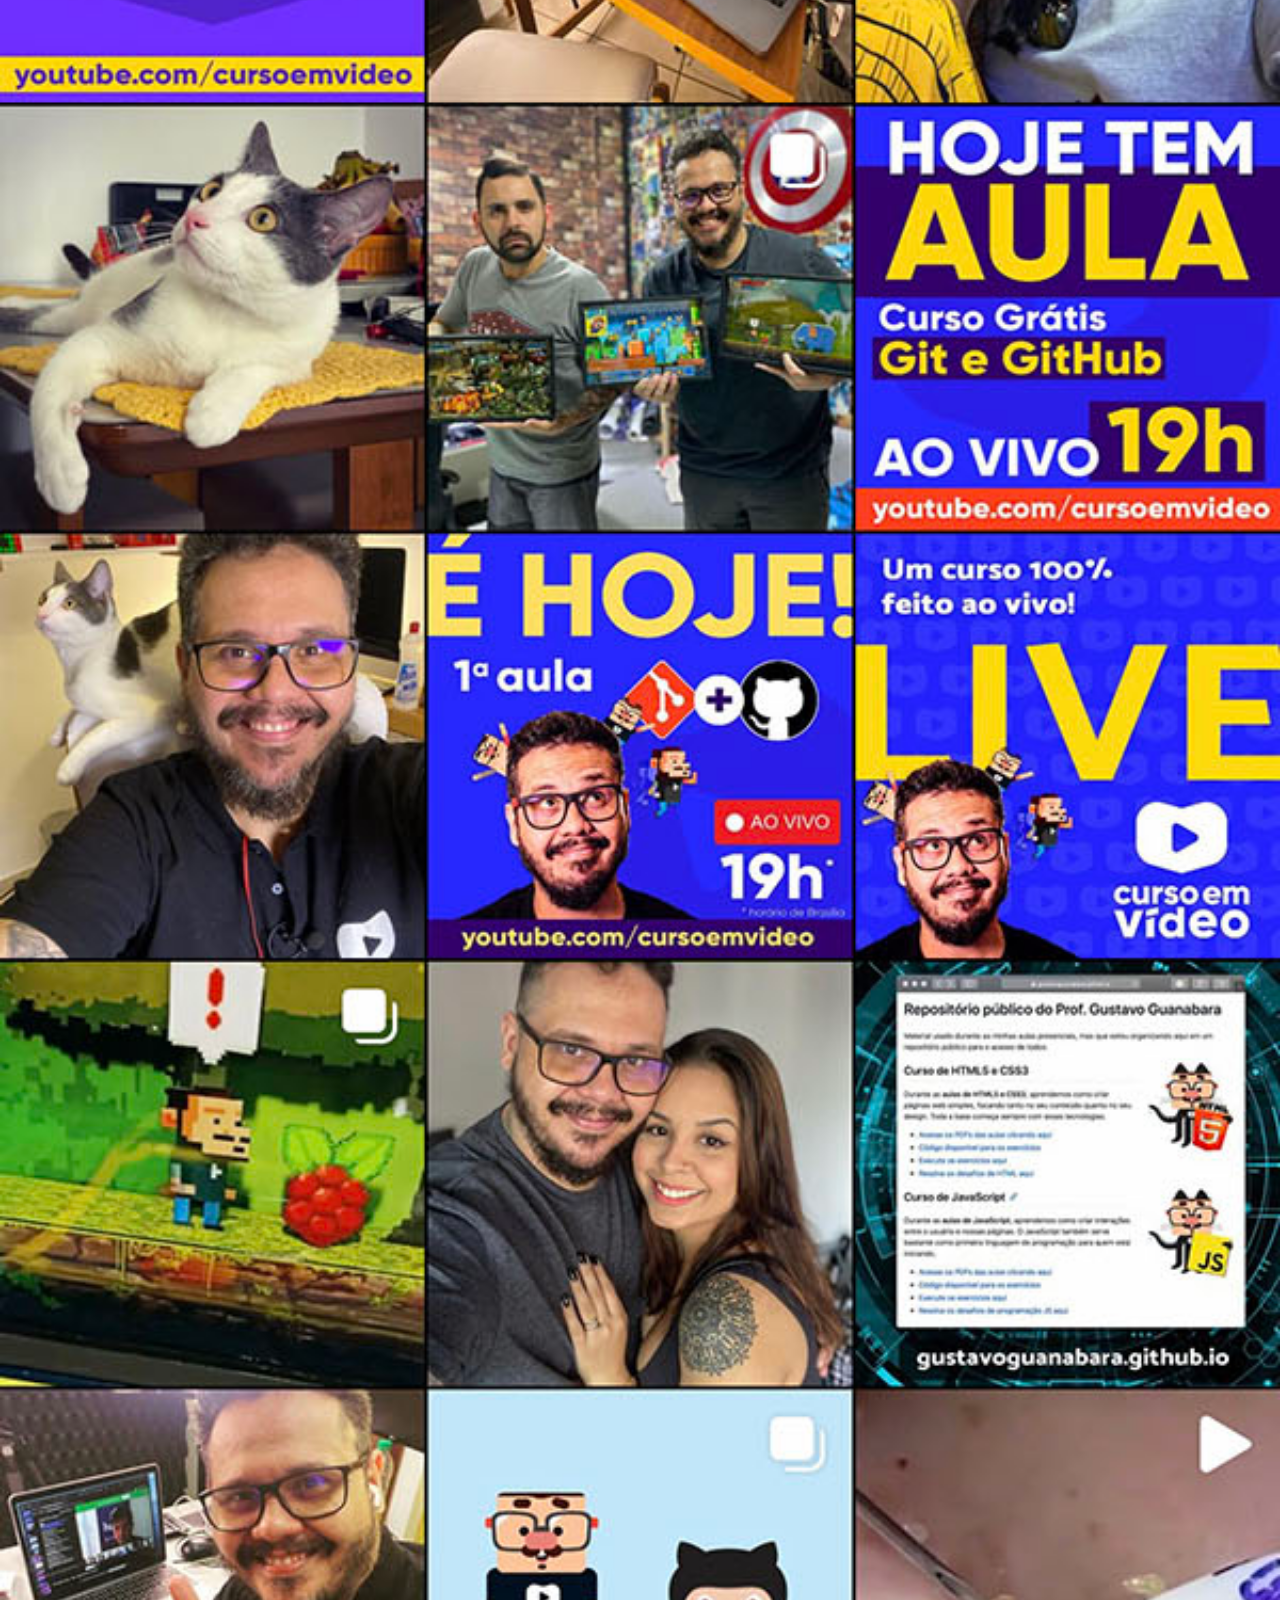
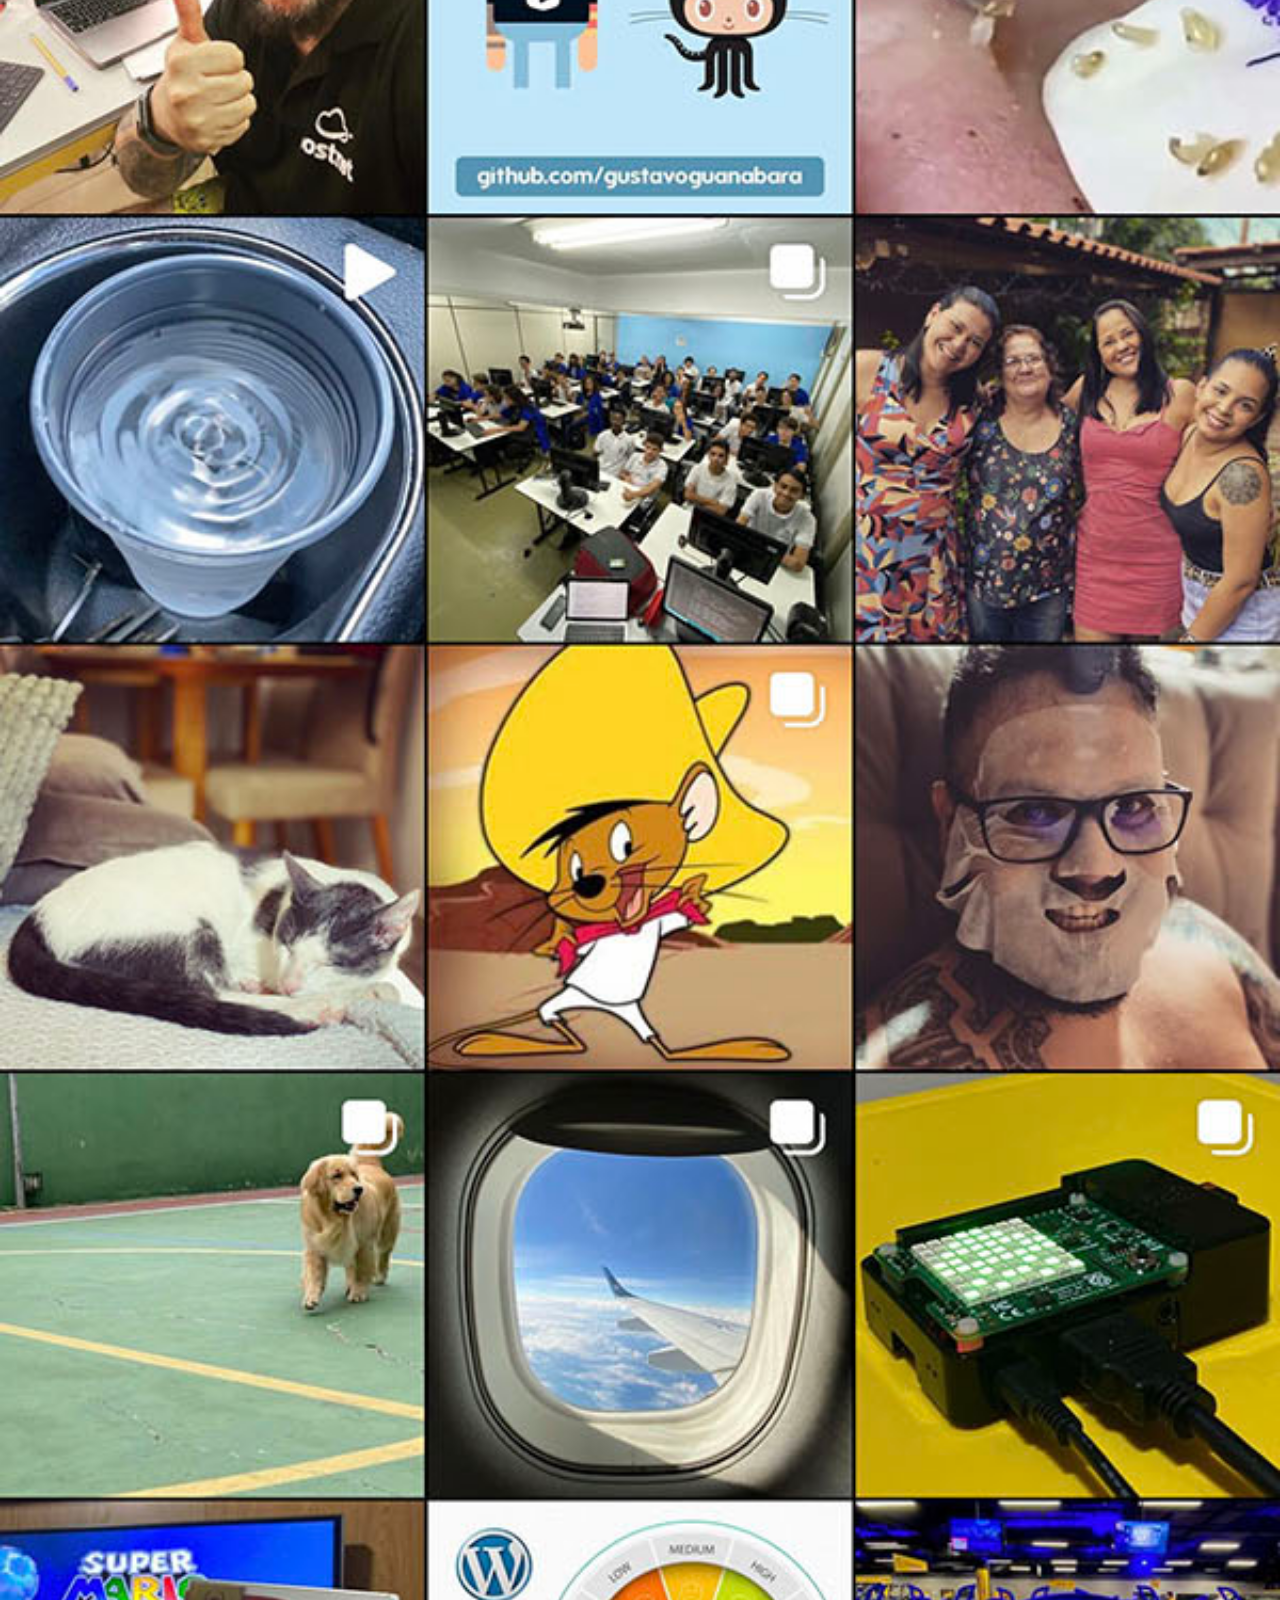
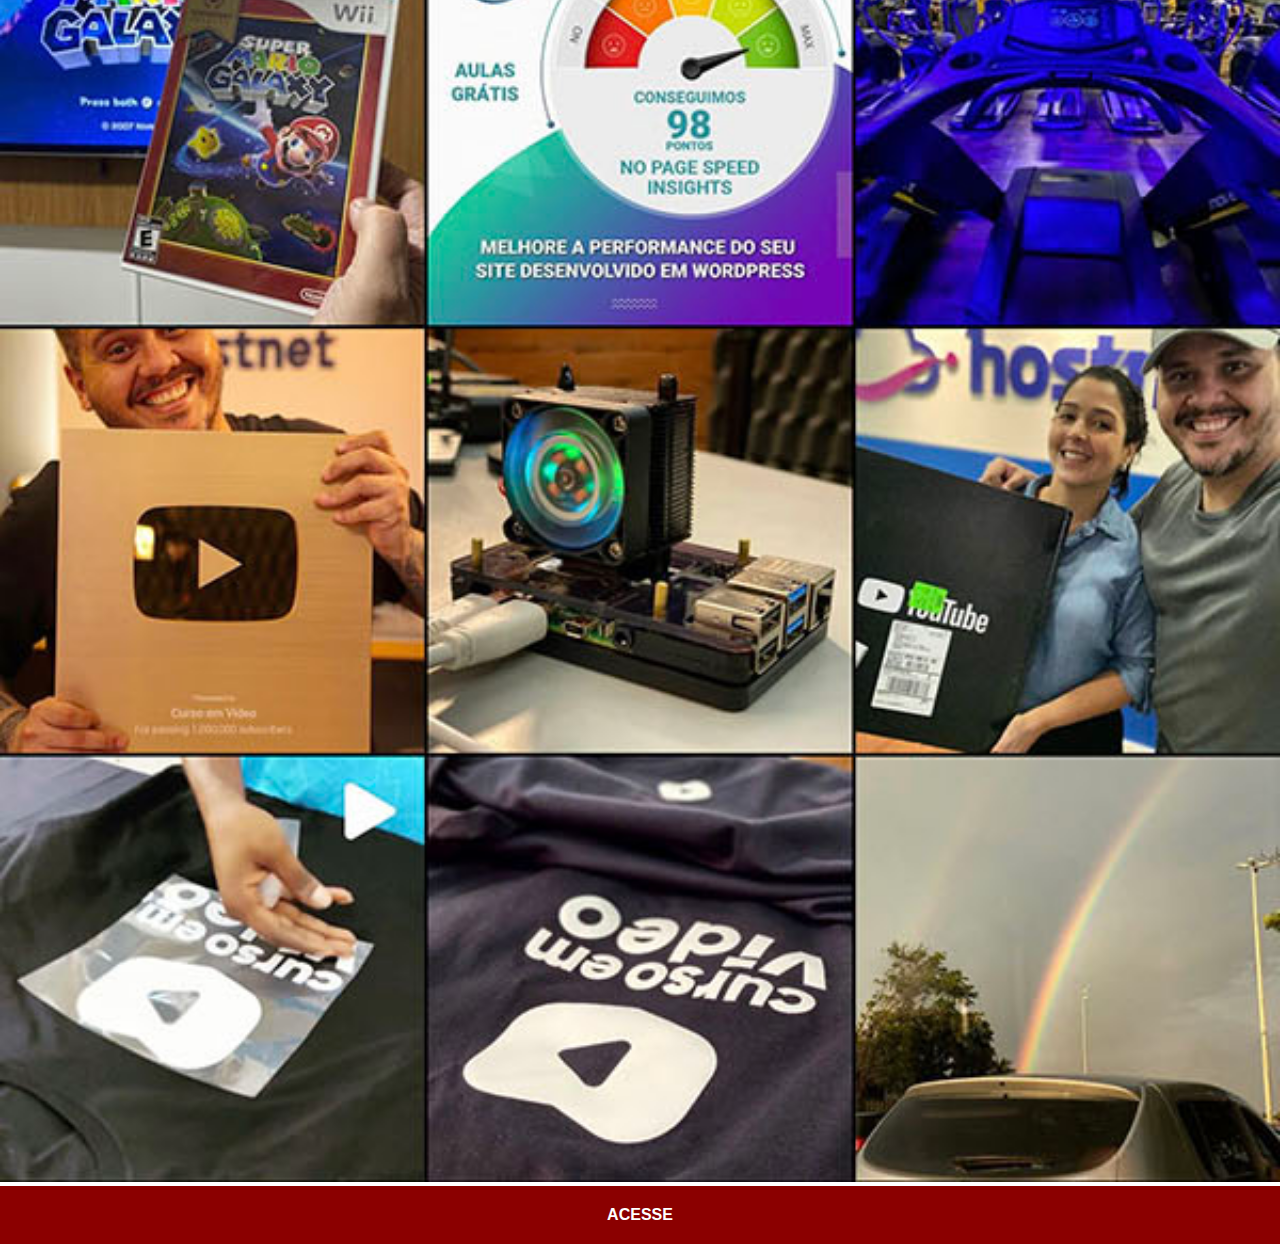
<file: instagram.html>
<!DOCTYPE html>
<html lang="pt-br">
<head>
    <meta charset="UTF-8">
    <meta http-equiv="X-UA-Compatible" content="IE=edge">
    <meta name="viewport" content="width=device-width, initial-scale=1.0">
    <title>Instagram</title>
    <link rel="stylesheet" href="estilos/social.css">
</head>
<body>
    <img src="imagens/tela-instagram.jpg" alt="Instagram">
    <a href="https://www.instagram.com/gustavoguanabara/?hl=en" target="_blank">ACESSE</a>
</body>
</html>
</file>
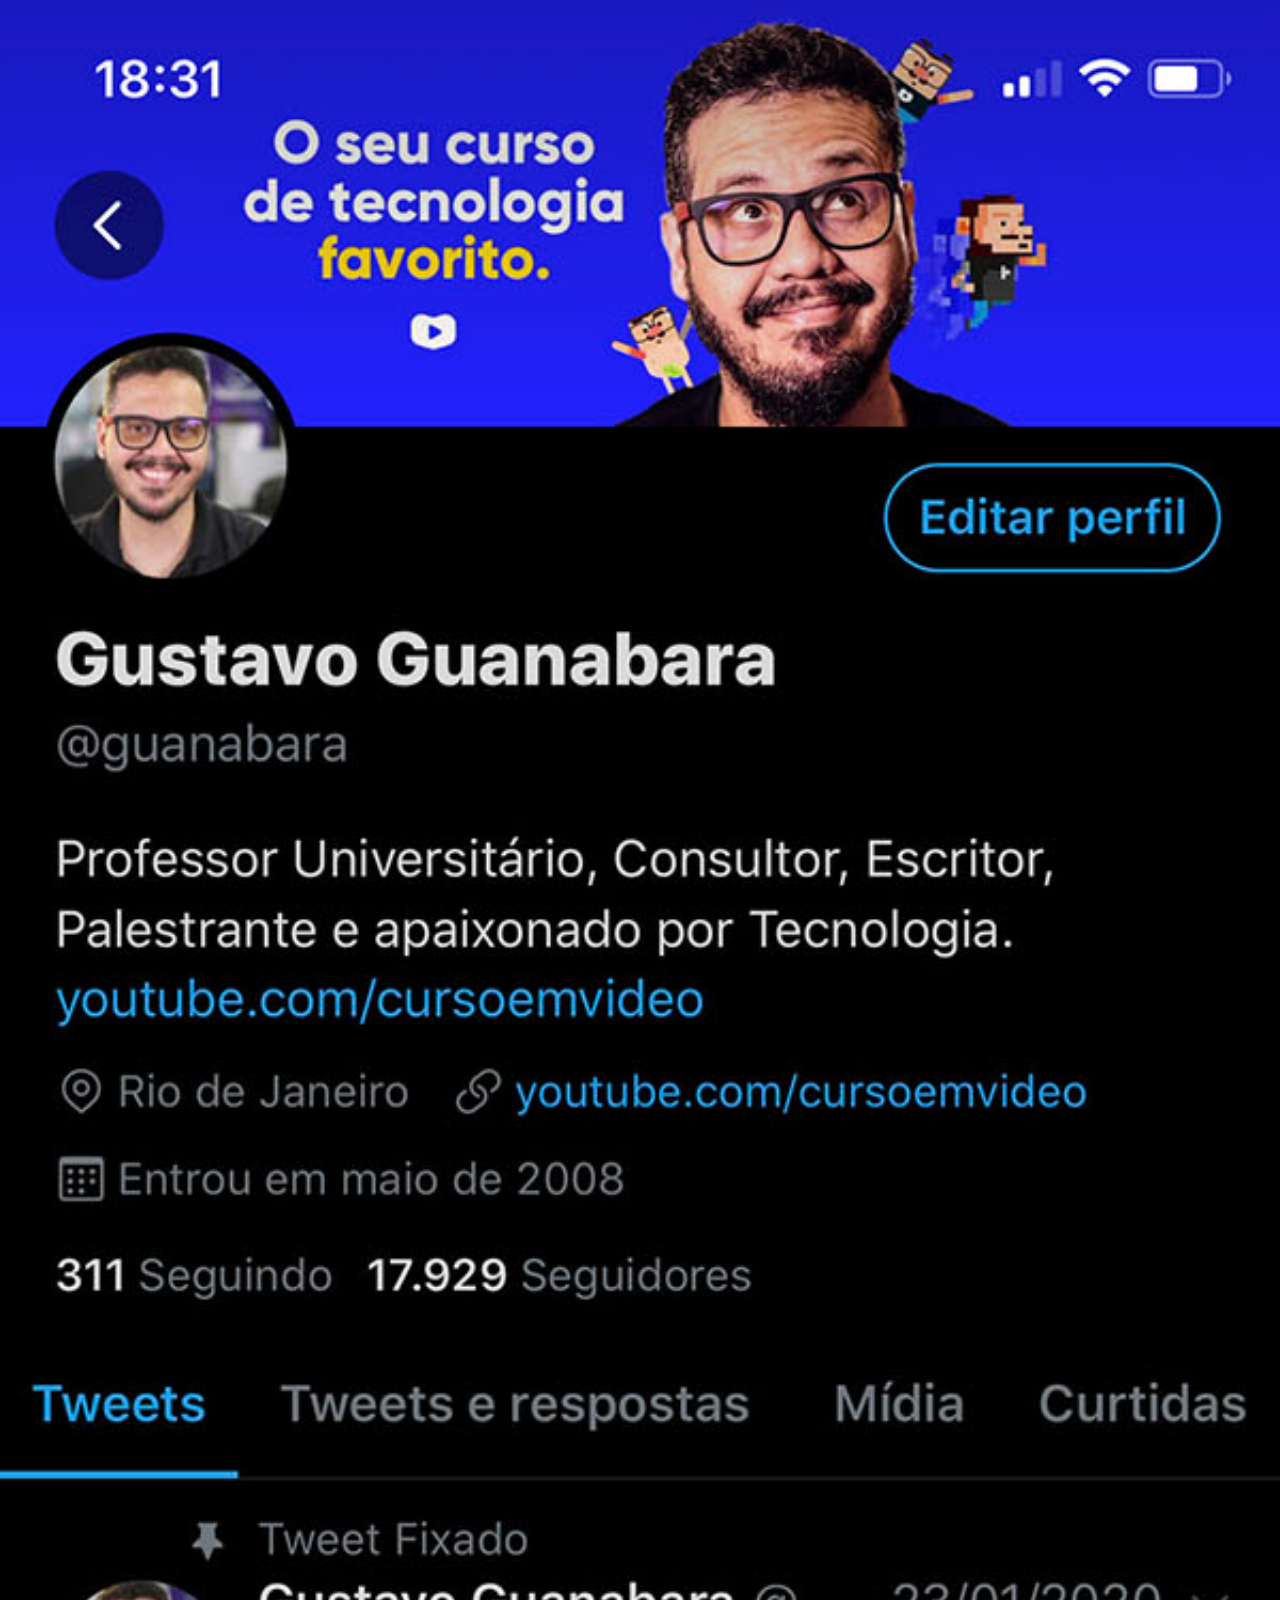
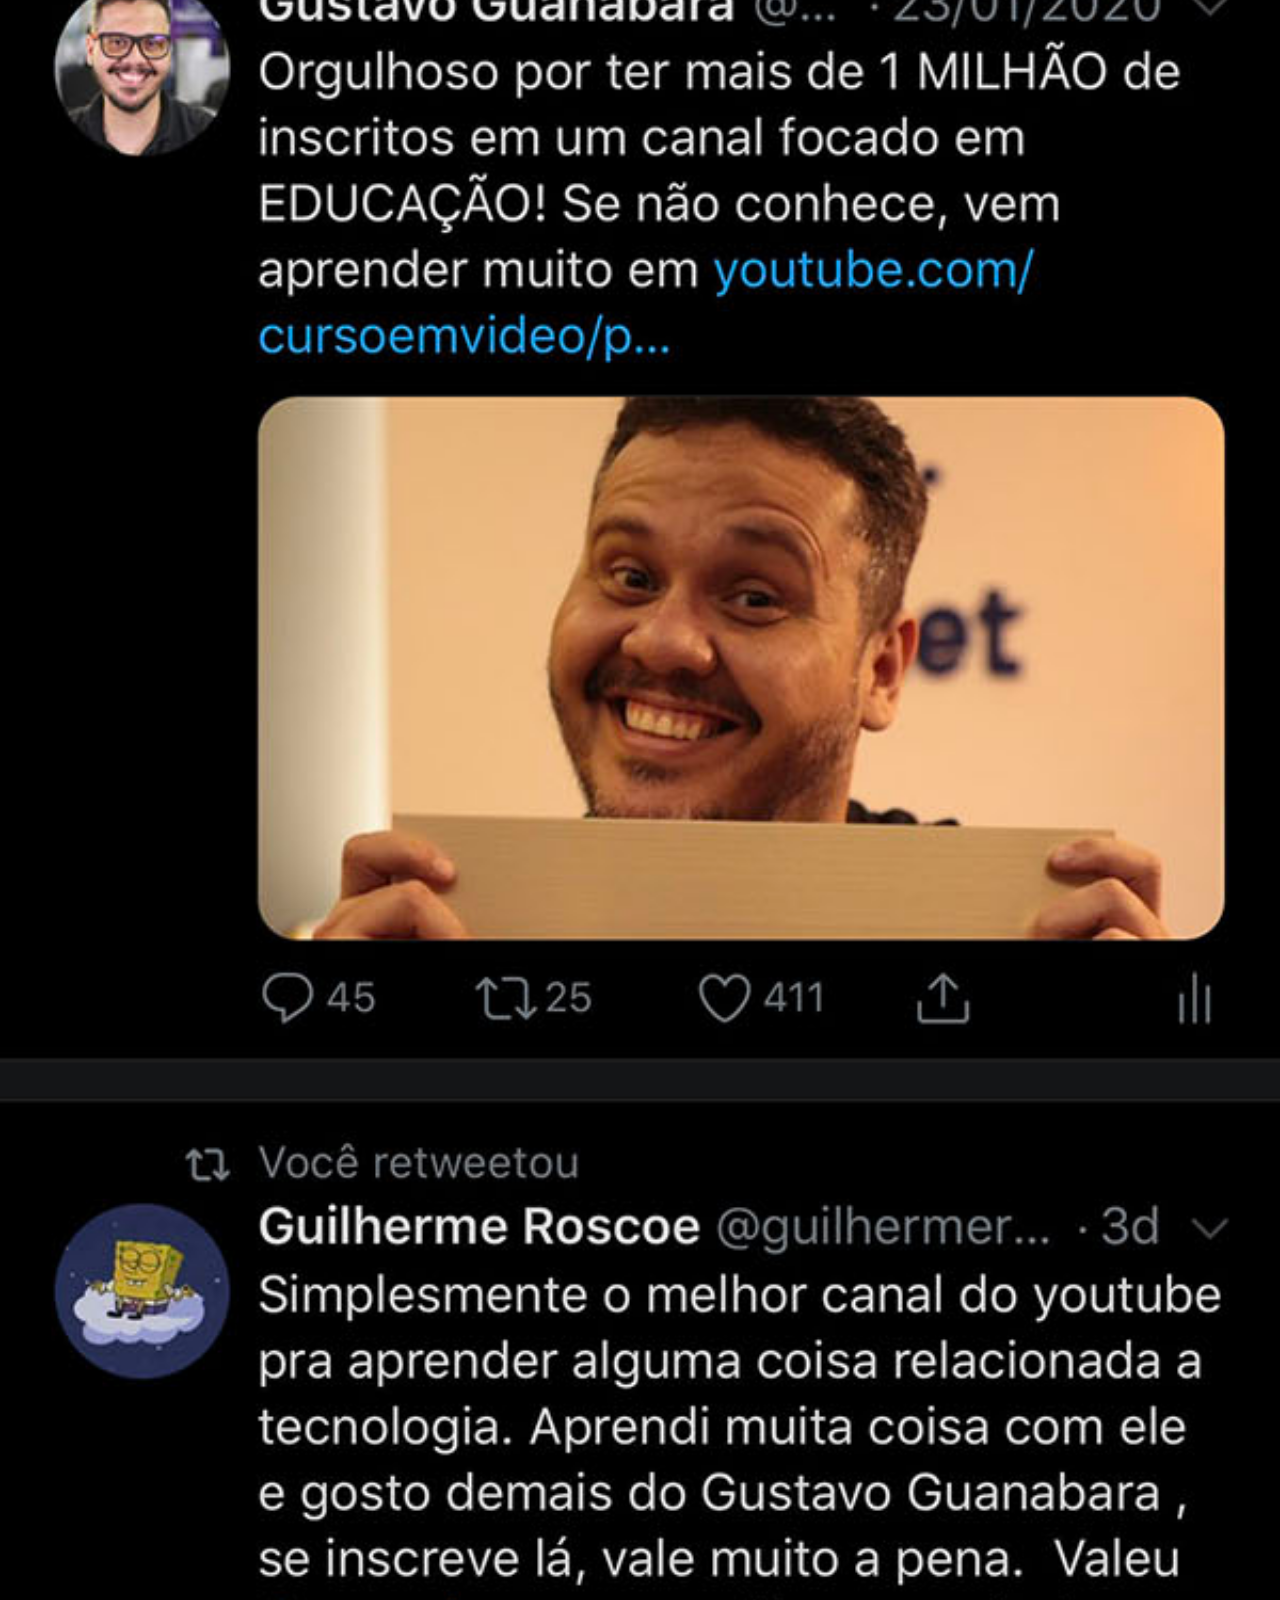
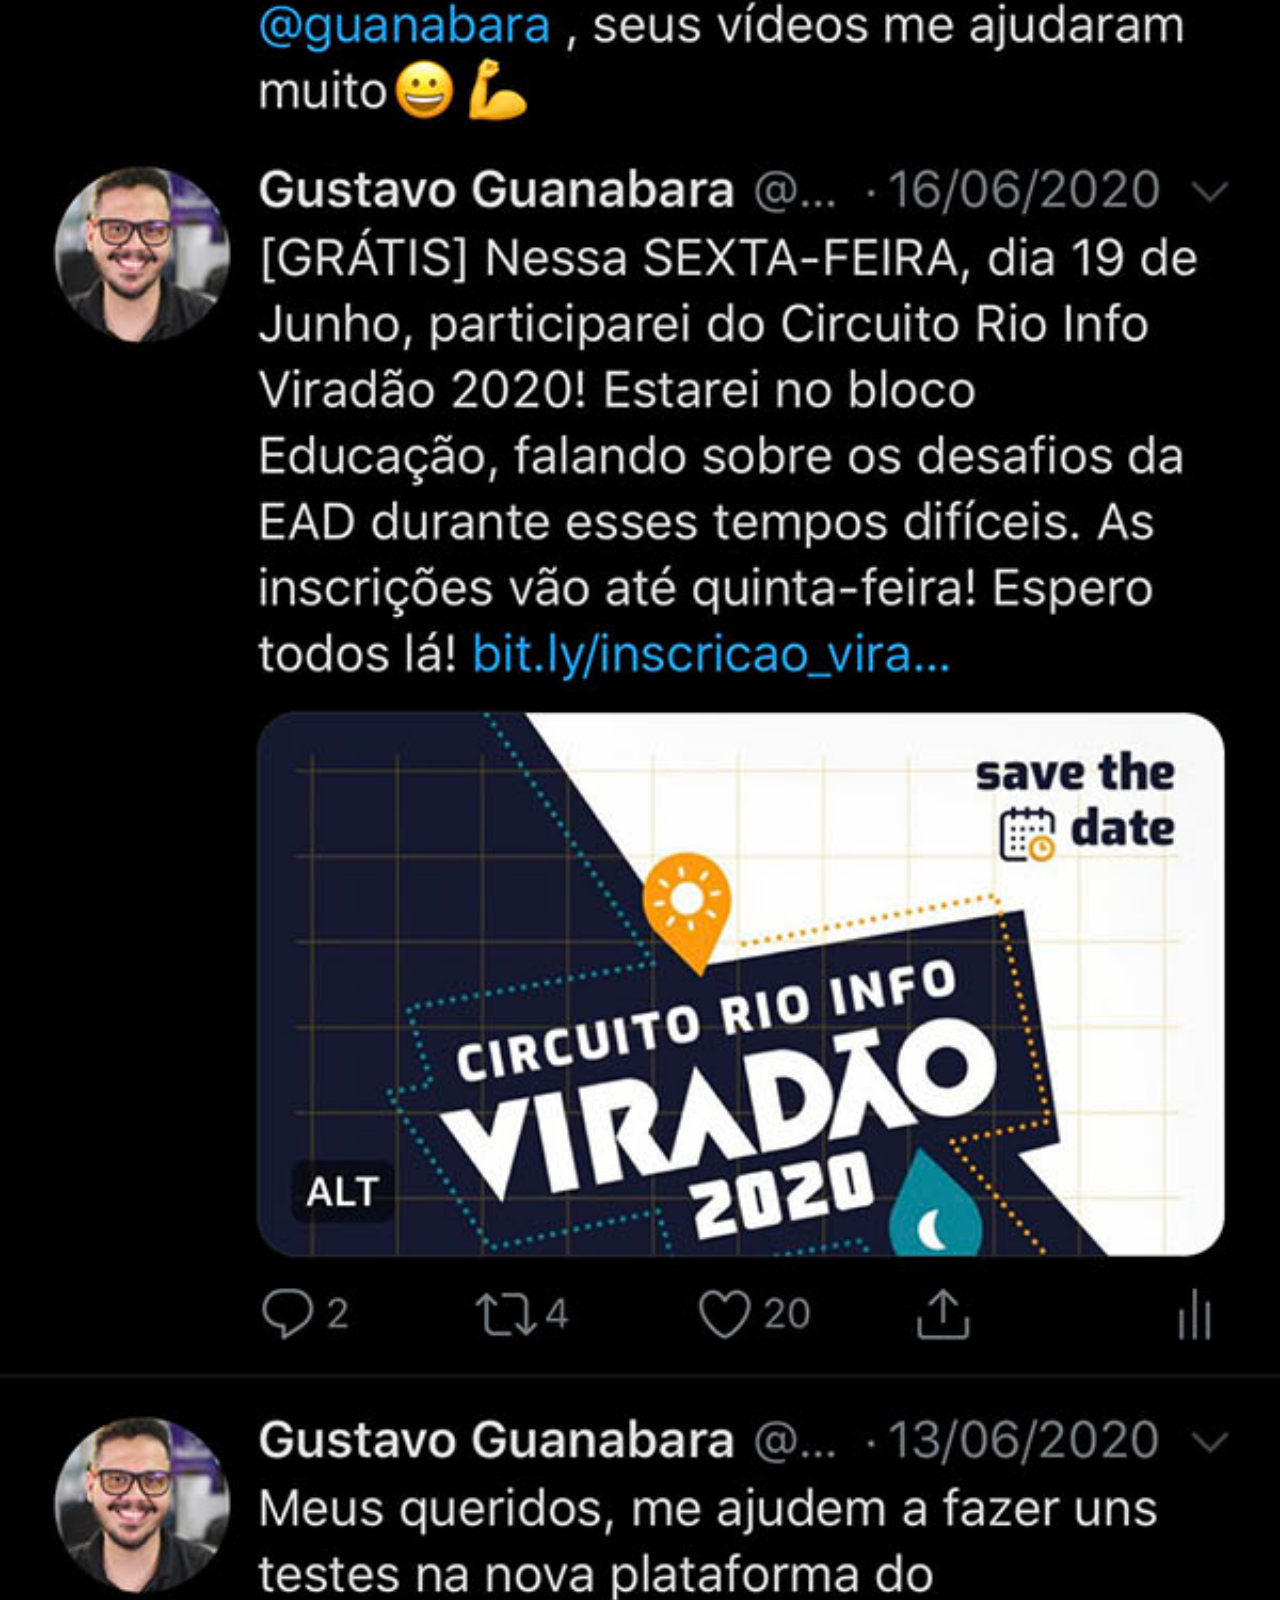
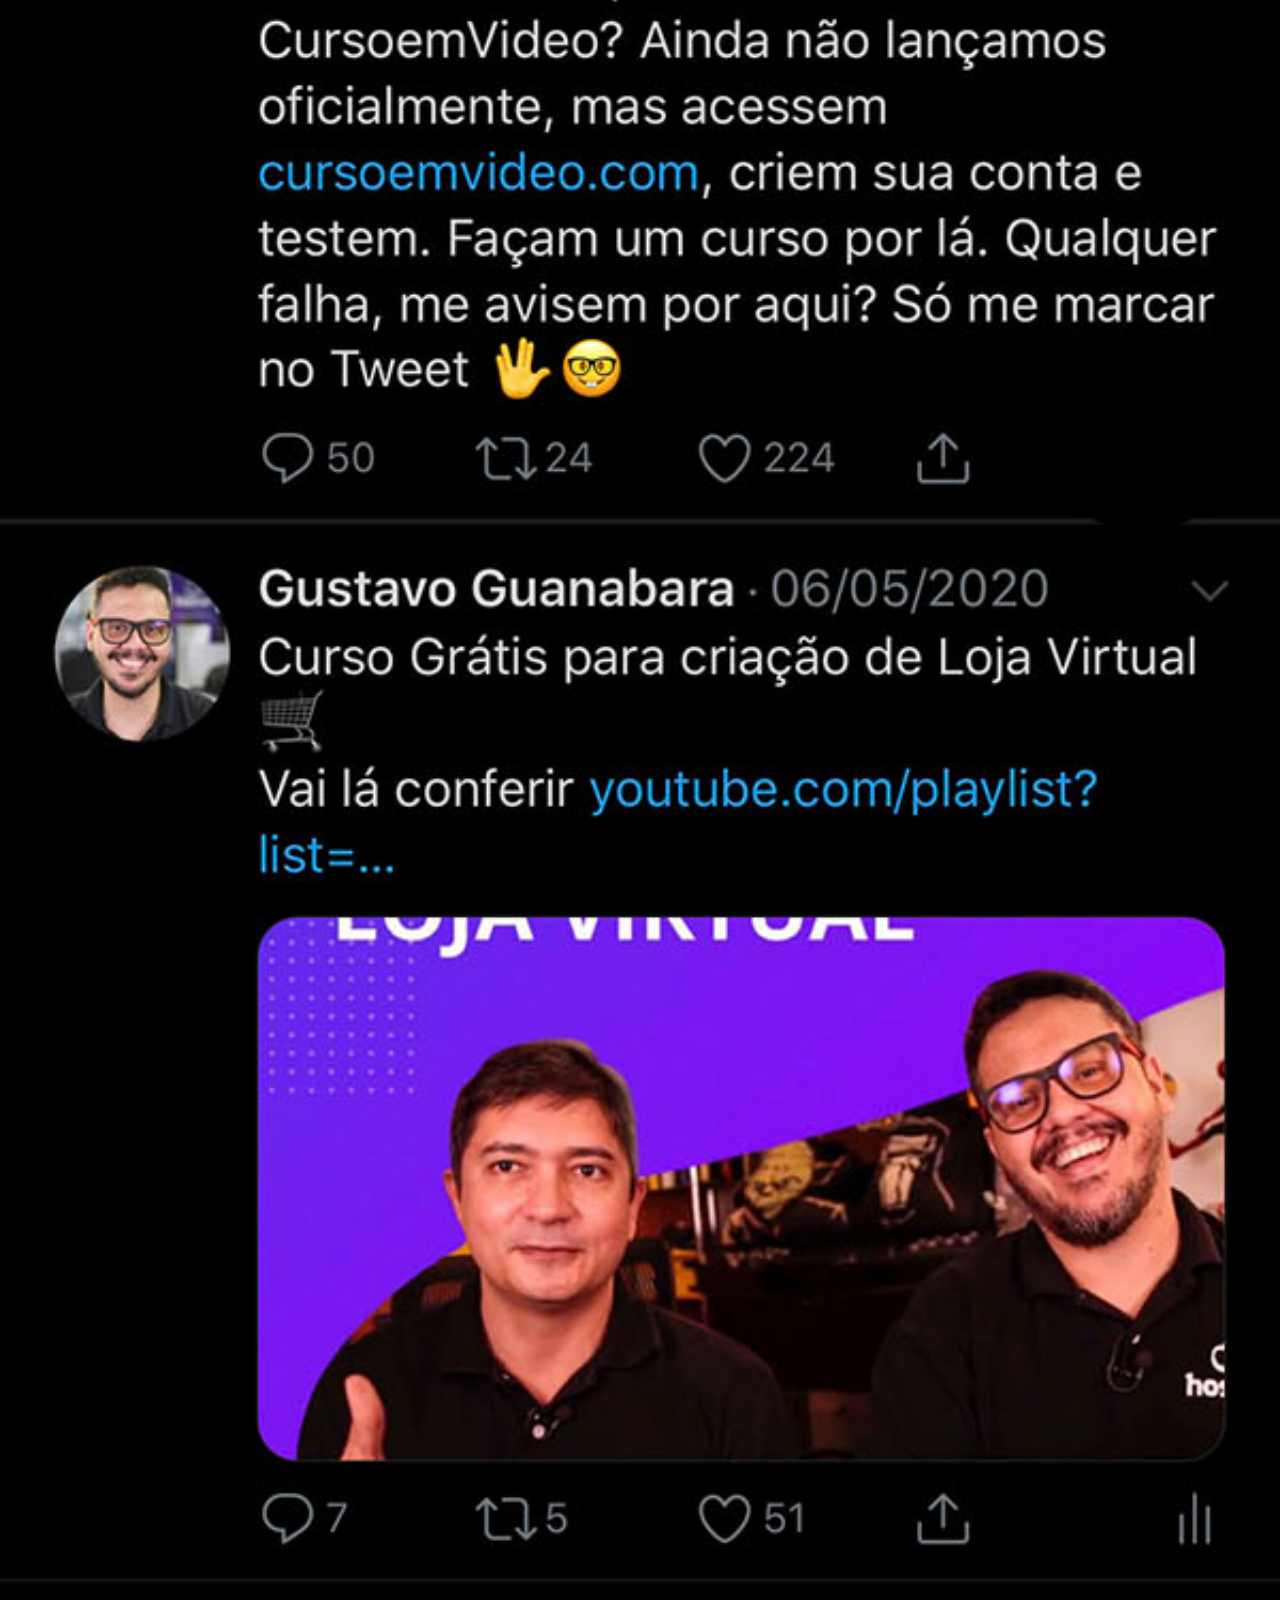
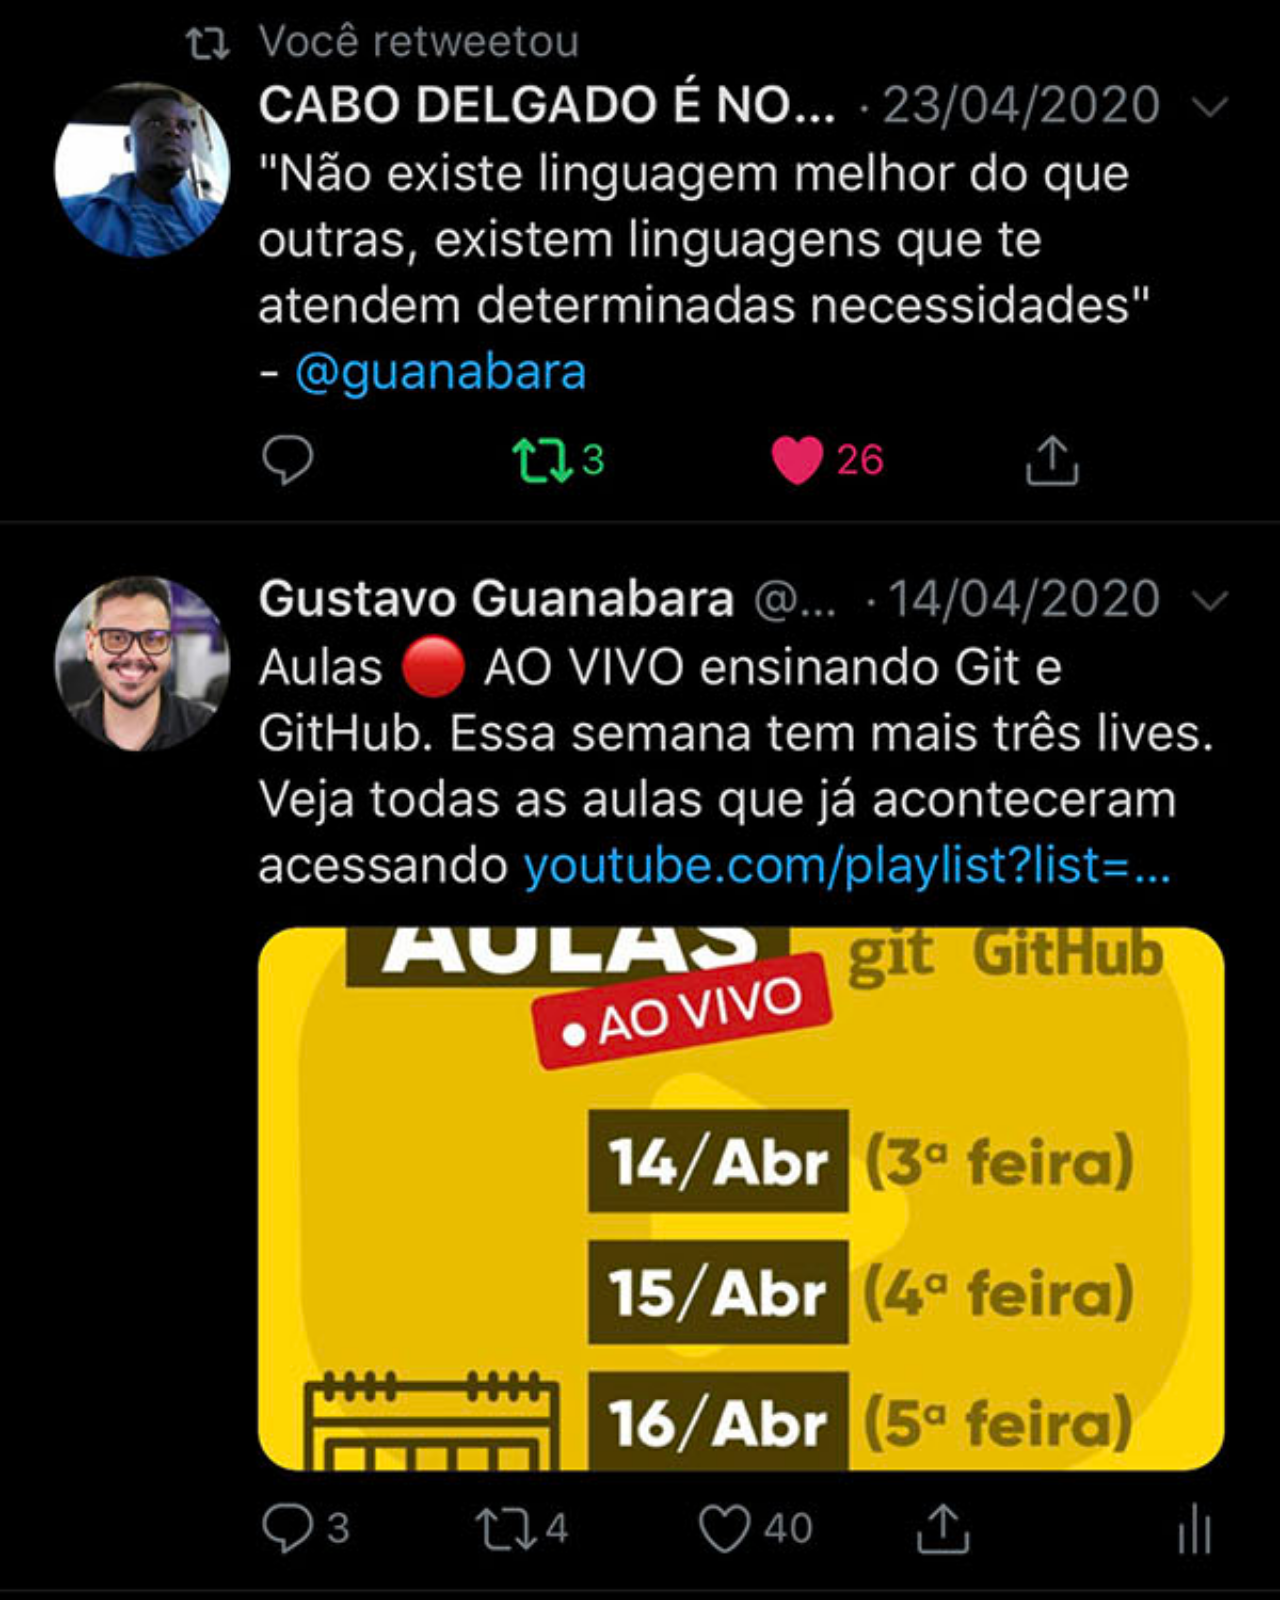
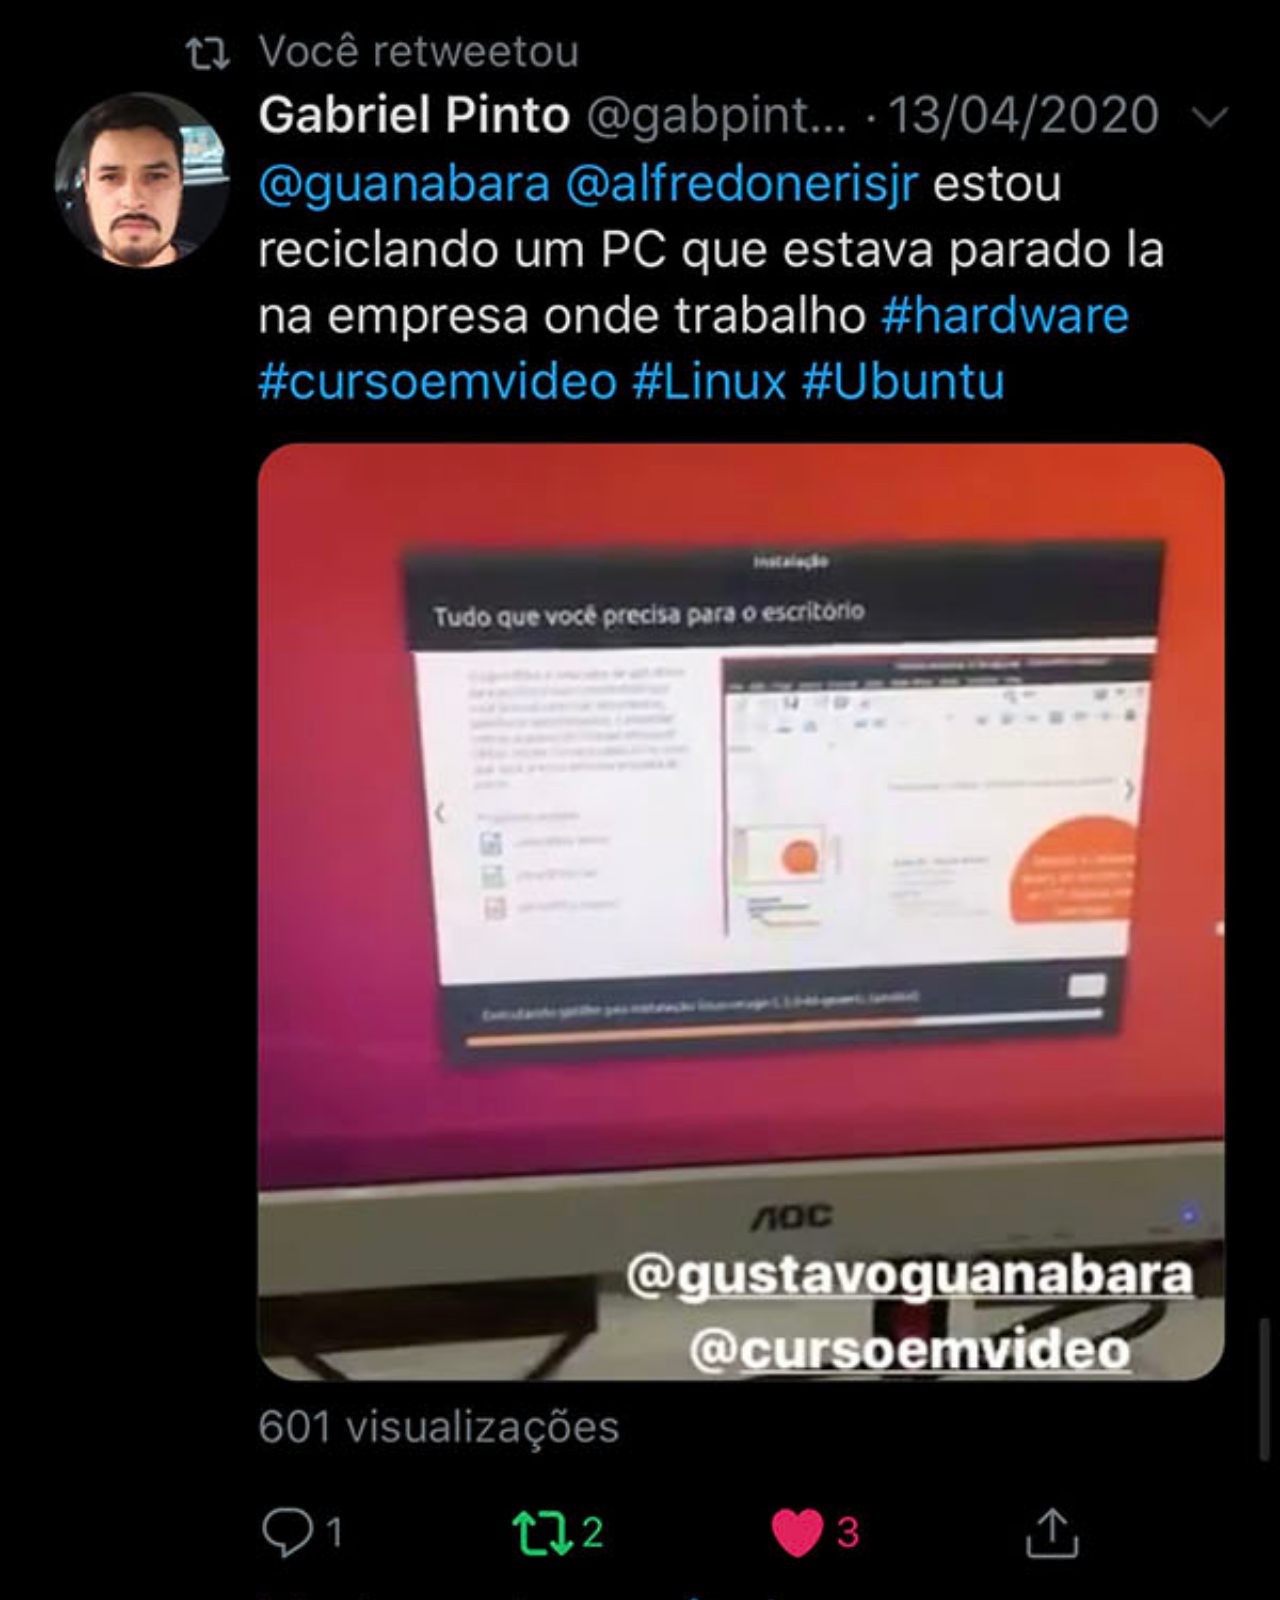
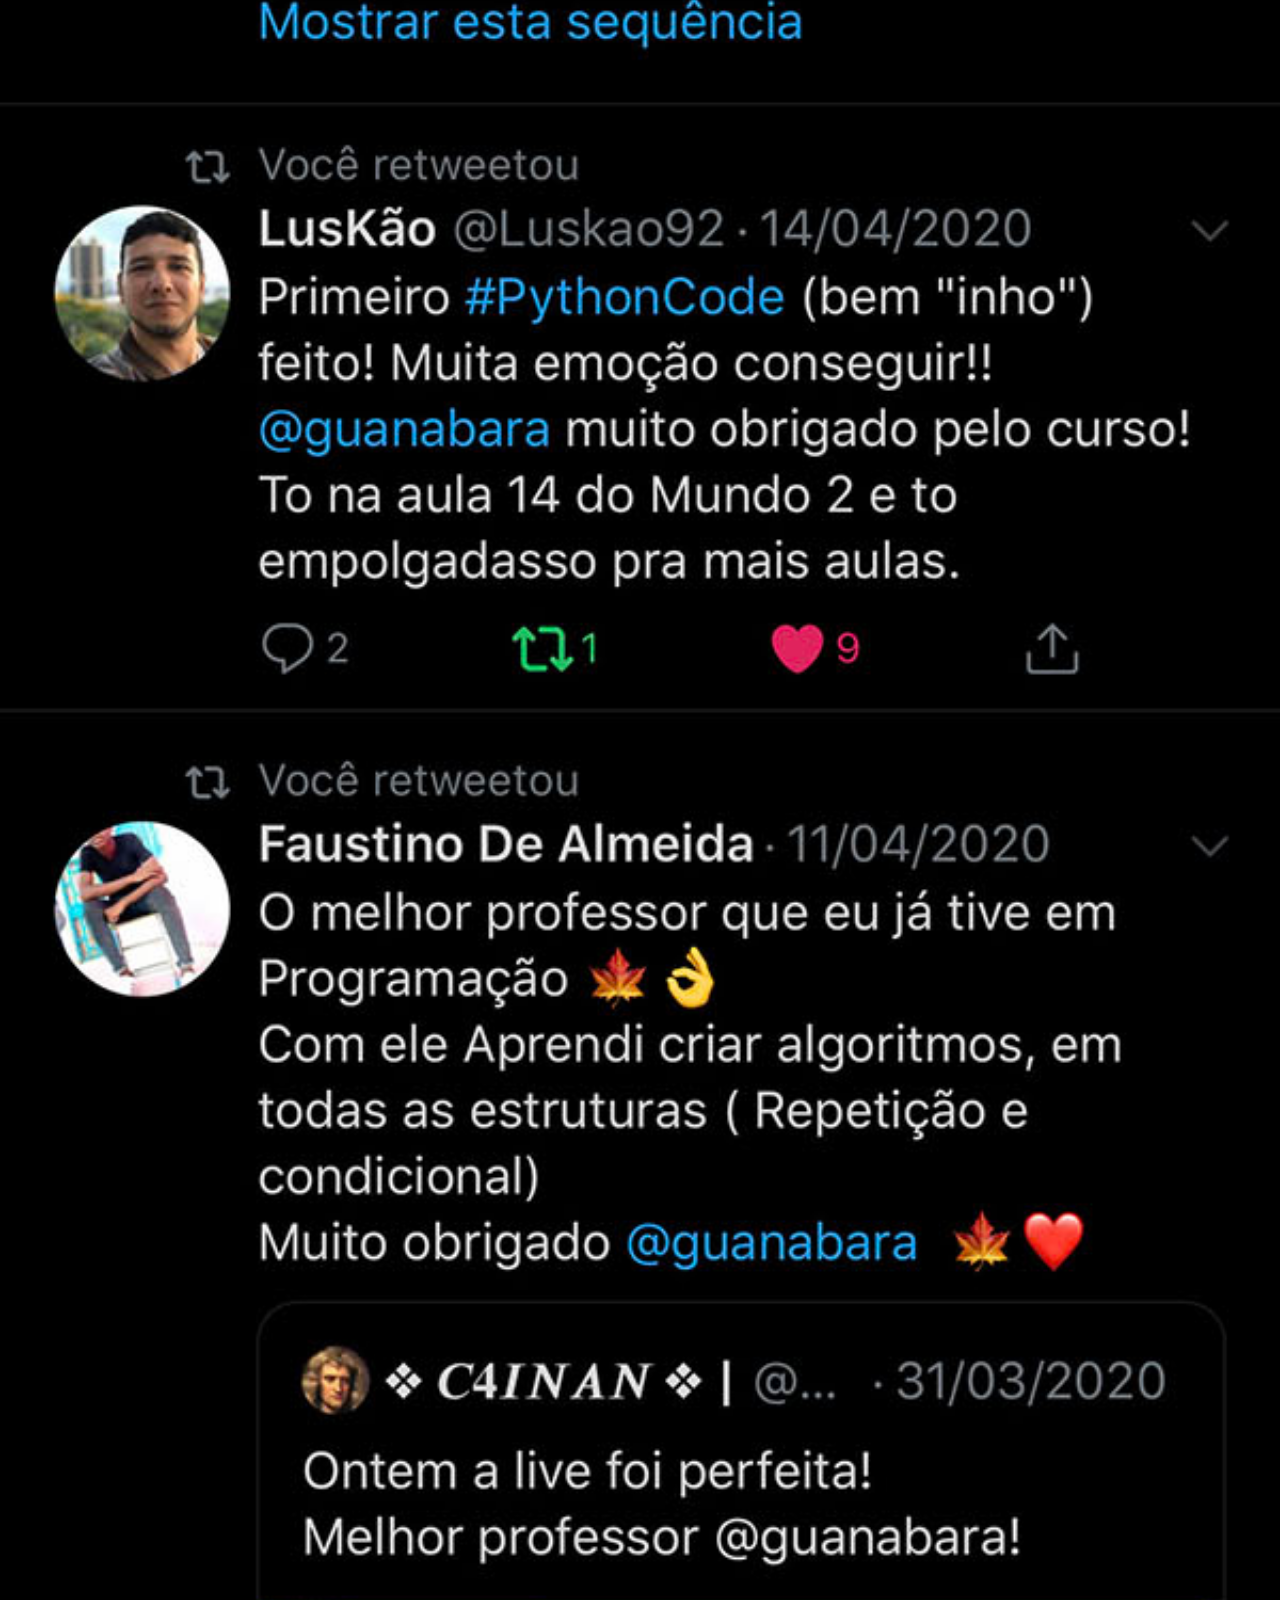
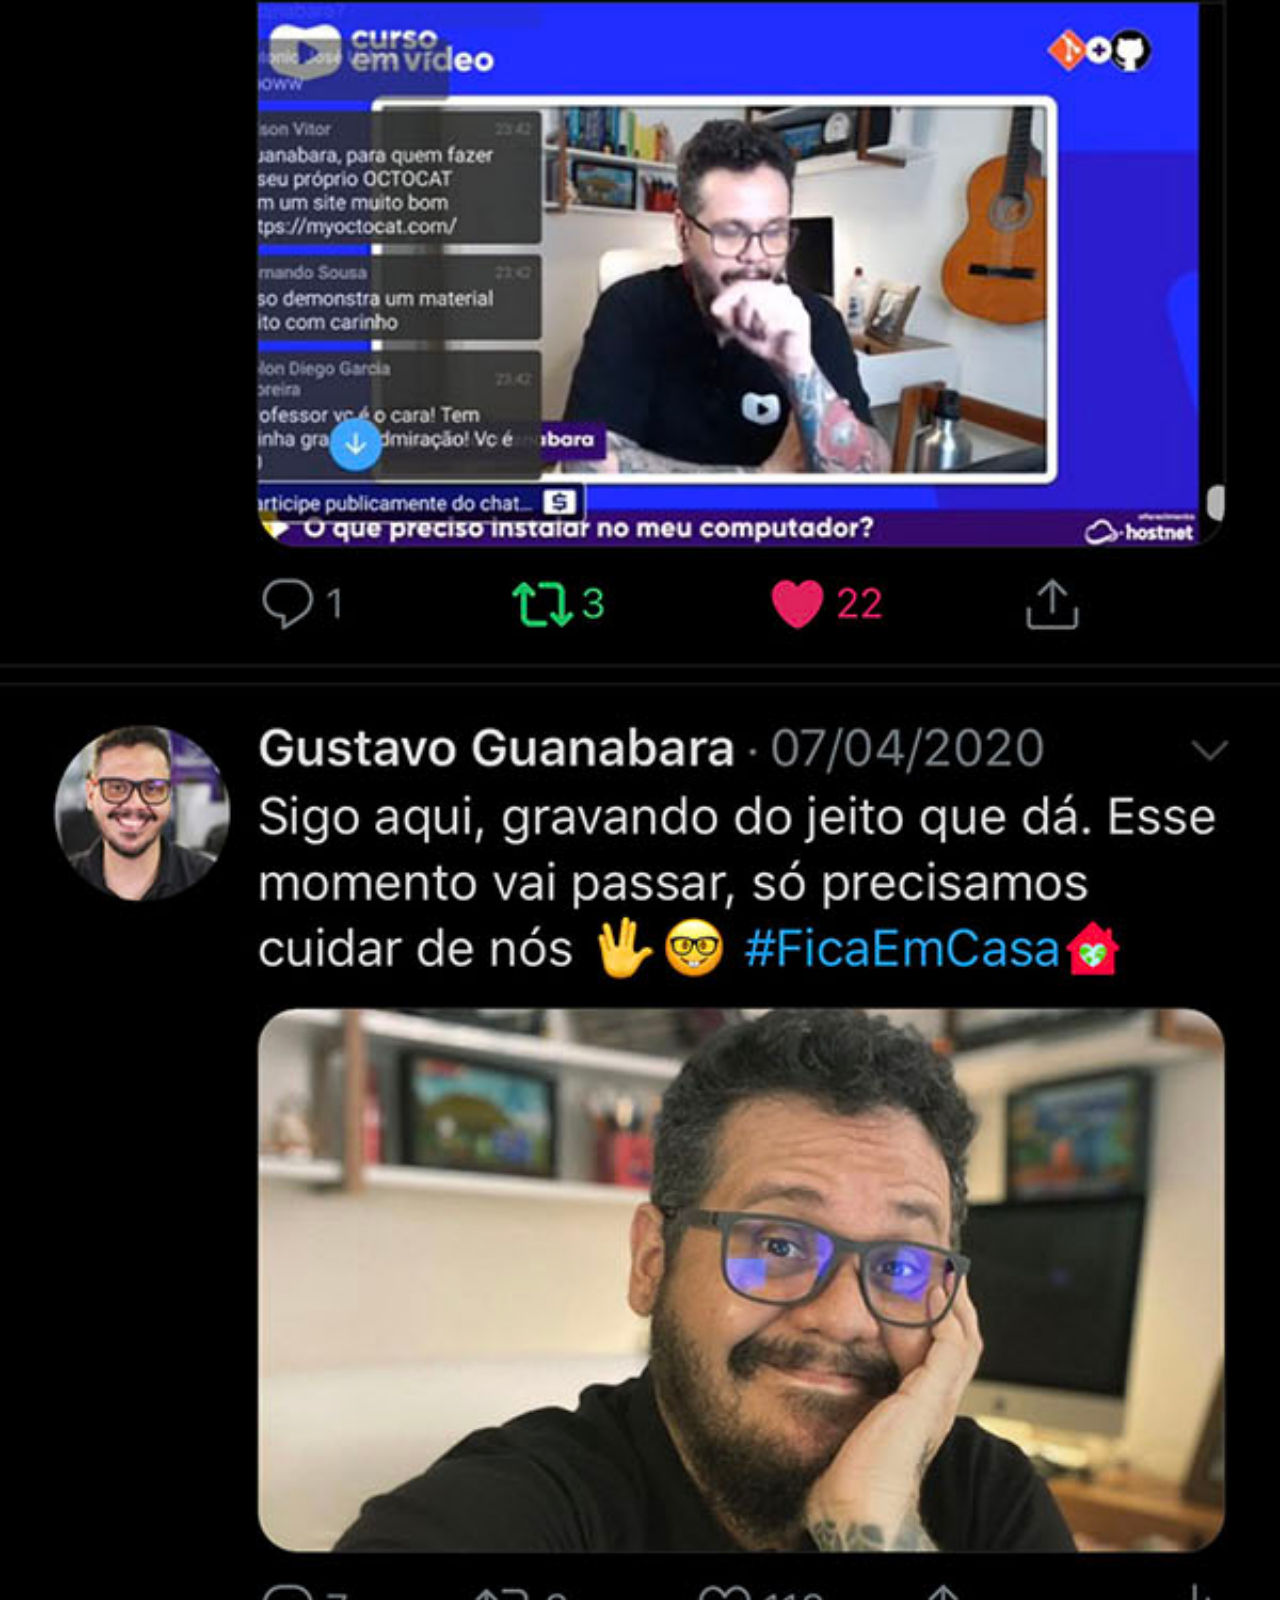
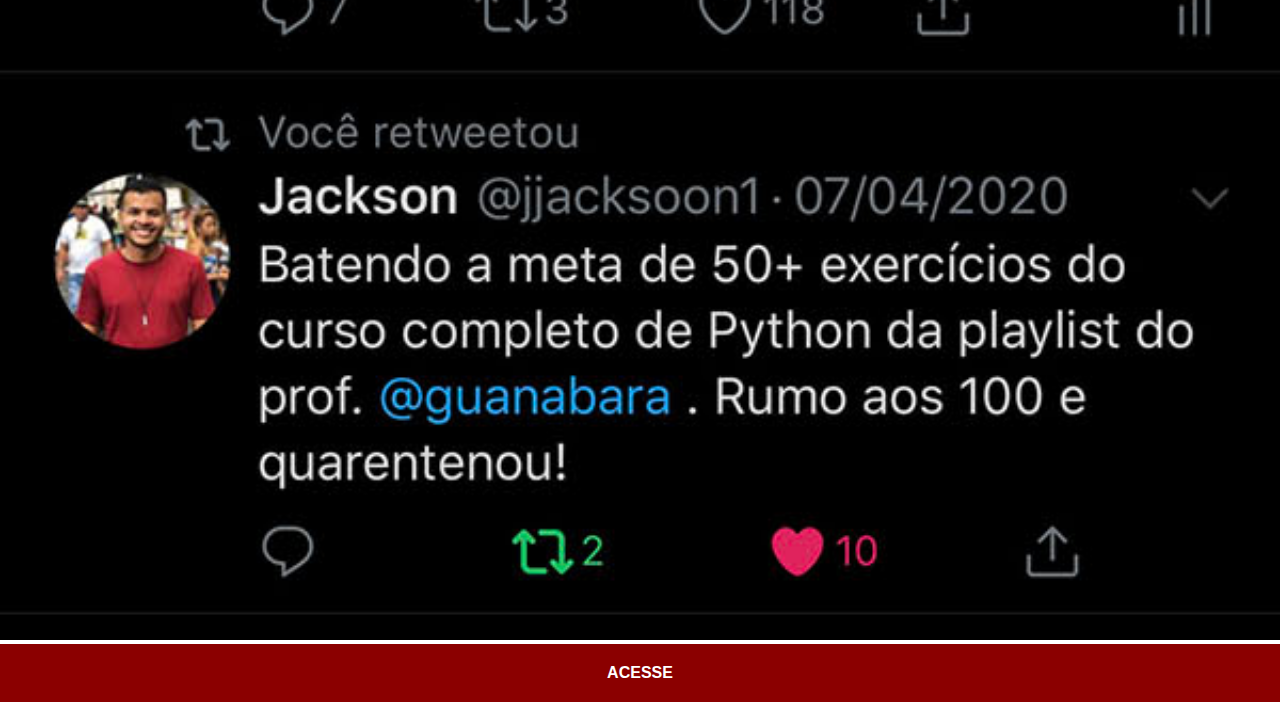
<file: twitter.html>
<!DOCTYPE html>
<html lang="pt-br">
<head>
    <meta charset="UTF-8">
    <meta http-equiv="X-UA-Compatible" content="IE=edge">
    <meta name="viewport" content="width=device-width, initial-scale=1.0">
    <title>Twitter</title>
    <link rel="stylesheet" href="estilos/social.css">
</head>
<body>
    <img src="imagens/tela-twitter.jpg" alt="Twitter">
    <a href="https://twitter.com/guanabara?lang=en" target="_blank">ACESSE</a>
</body>
</html>
</file>
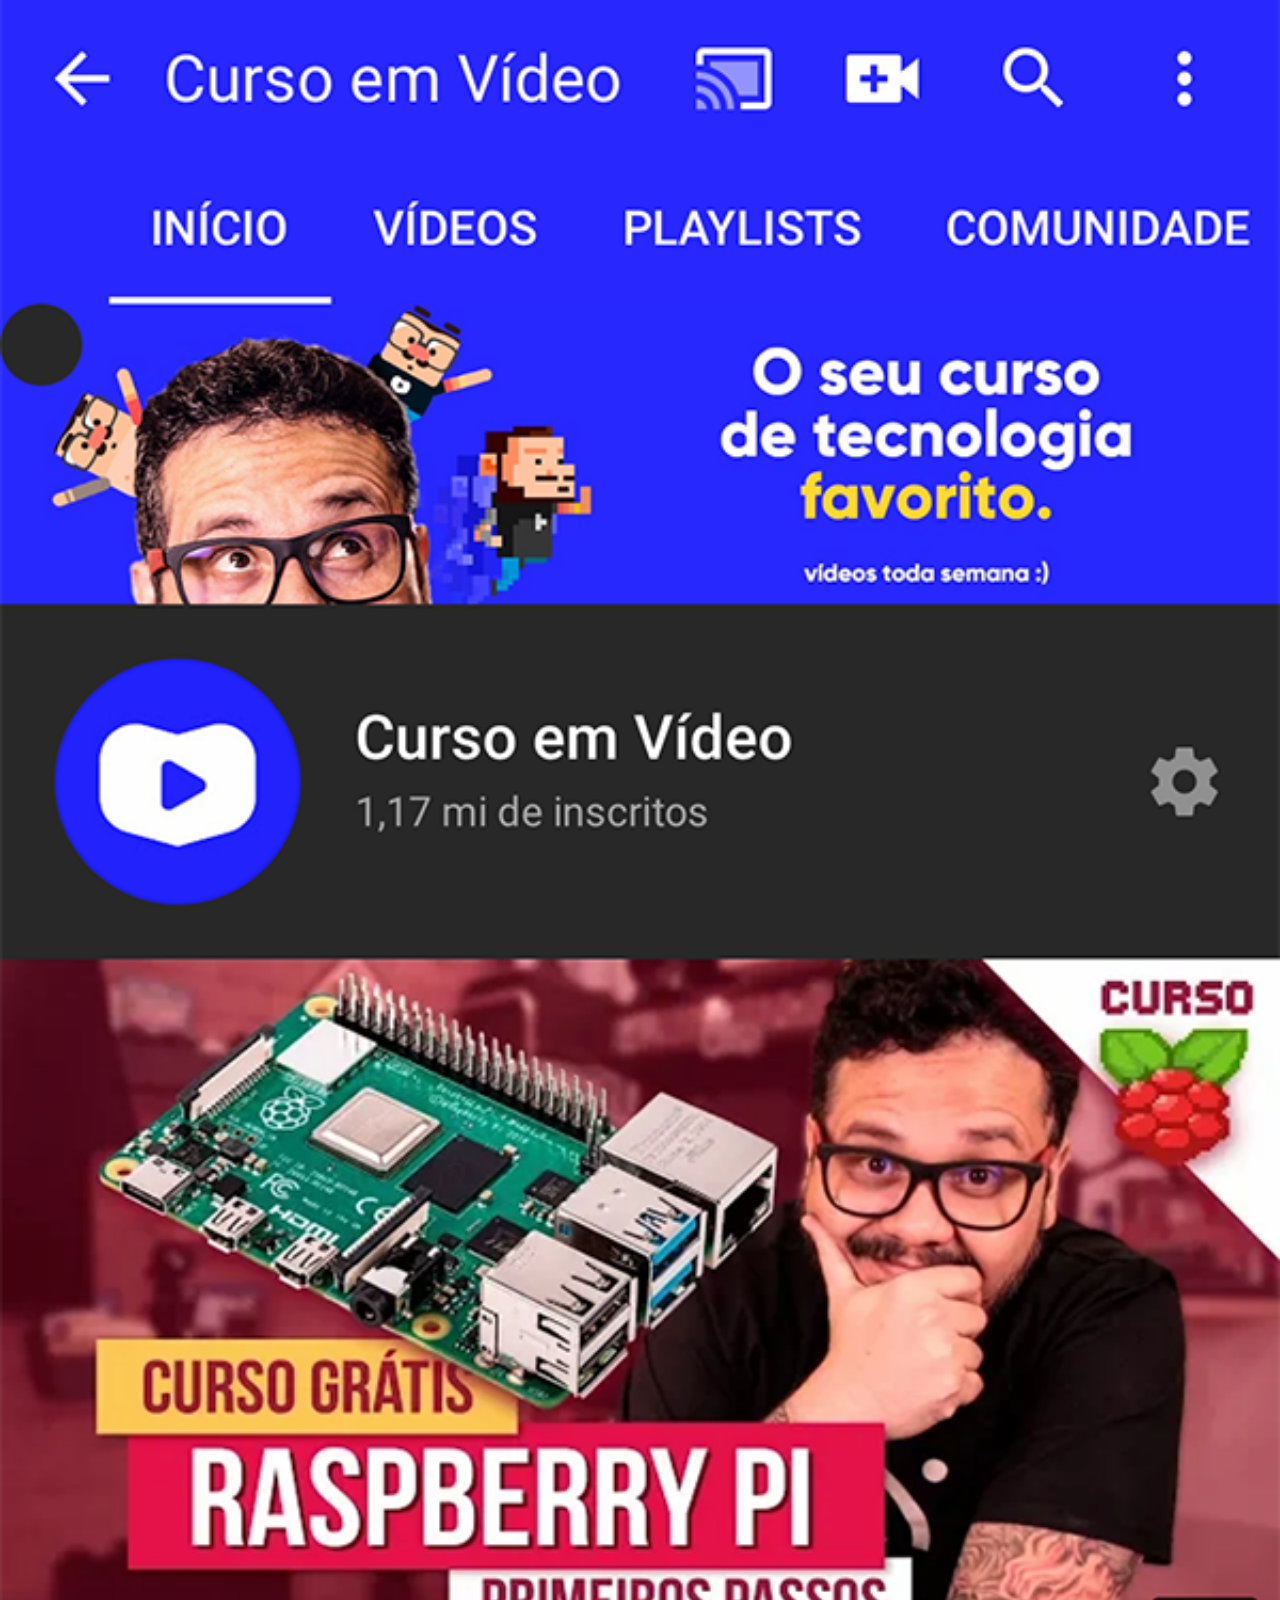
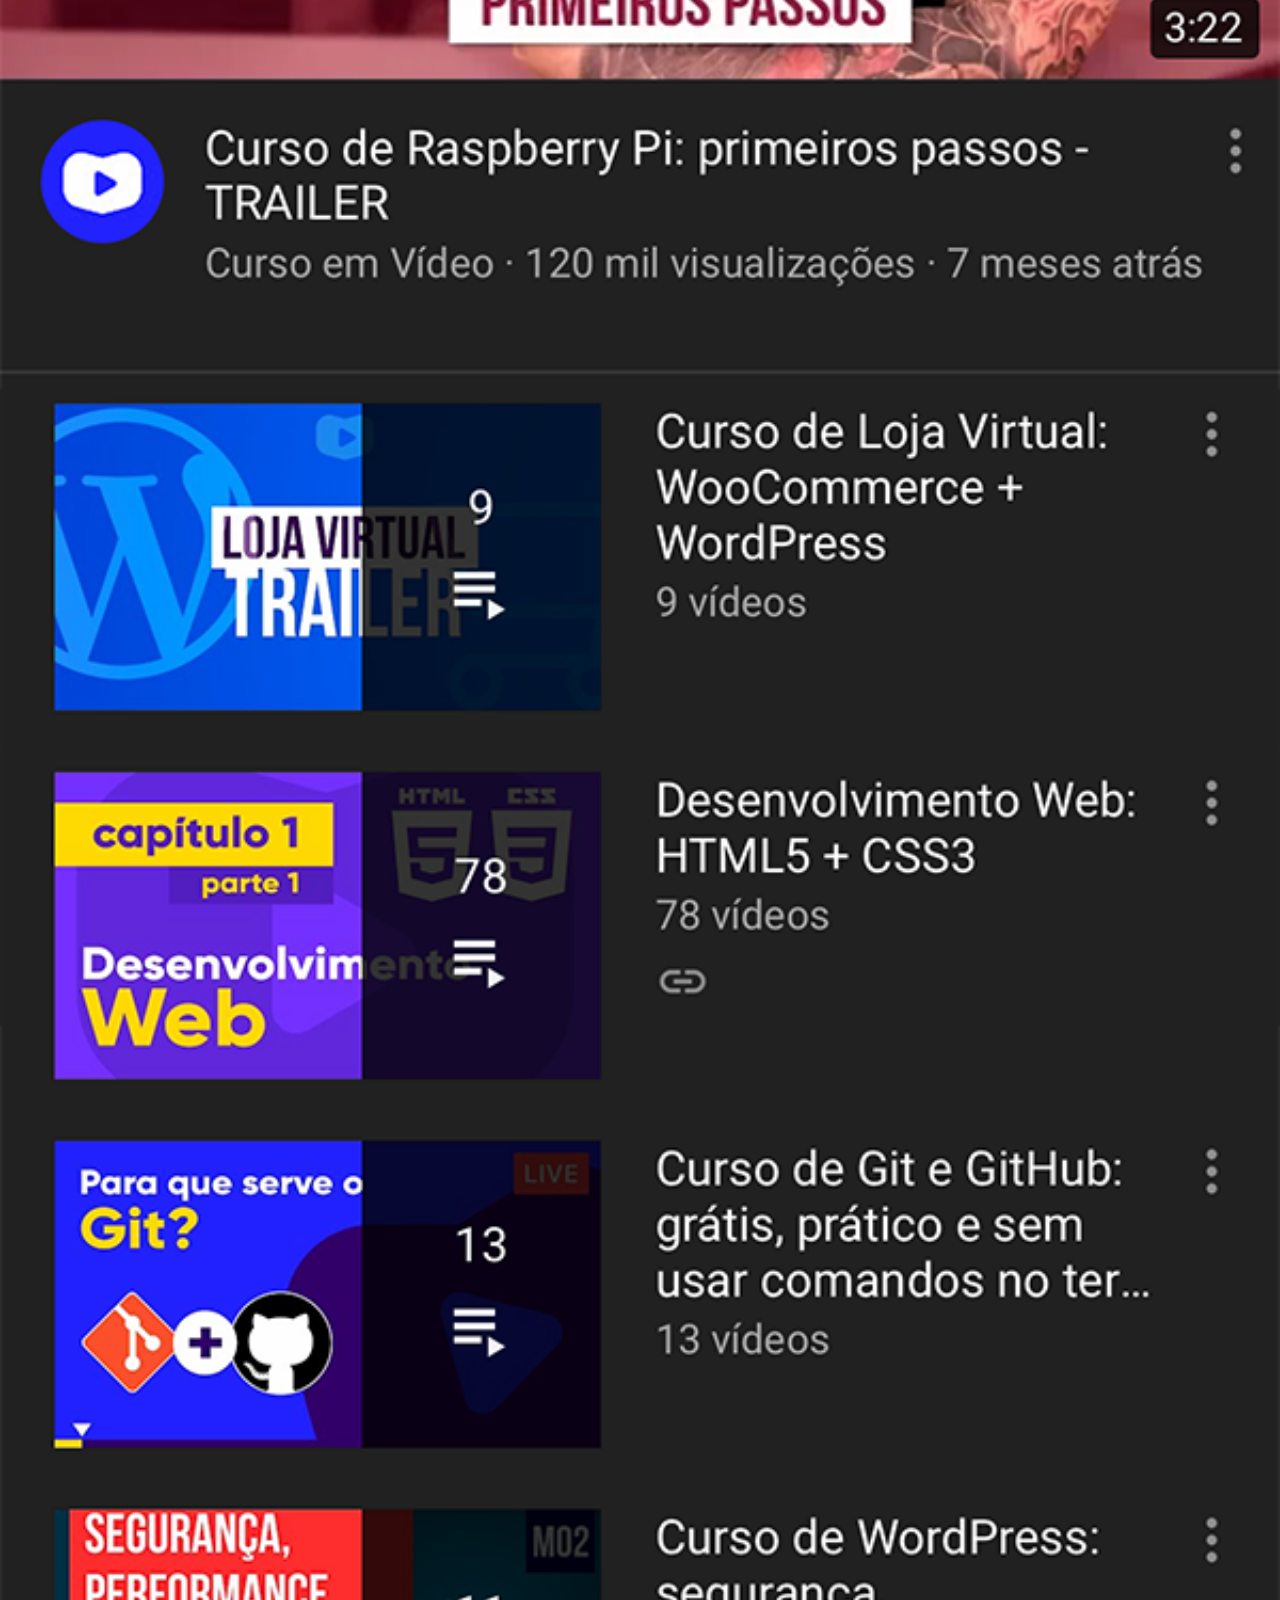
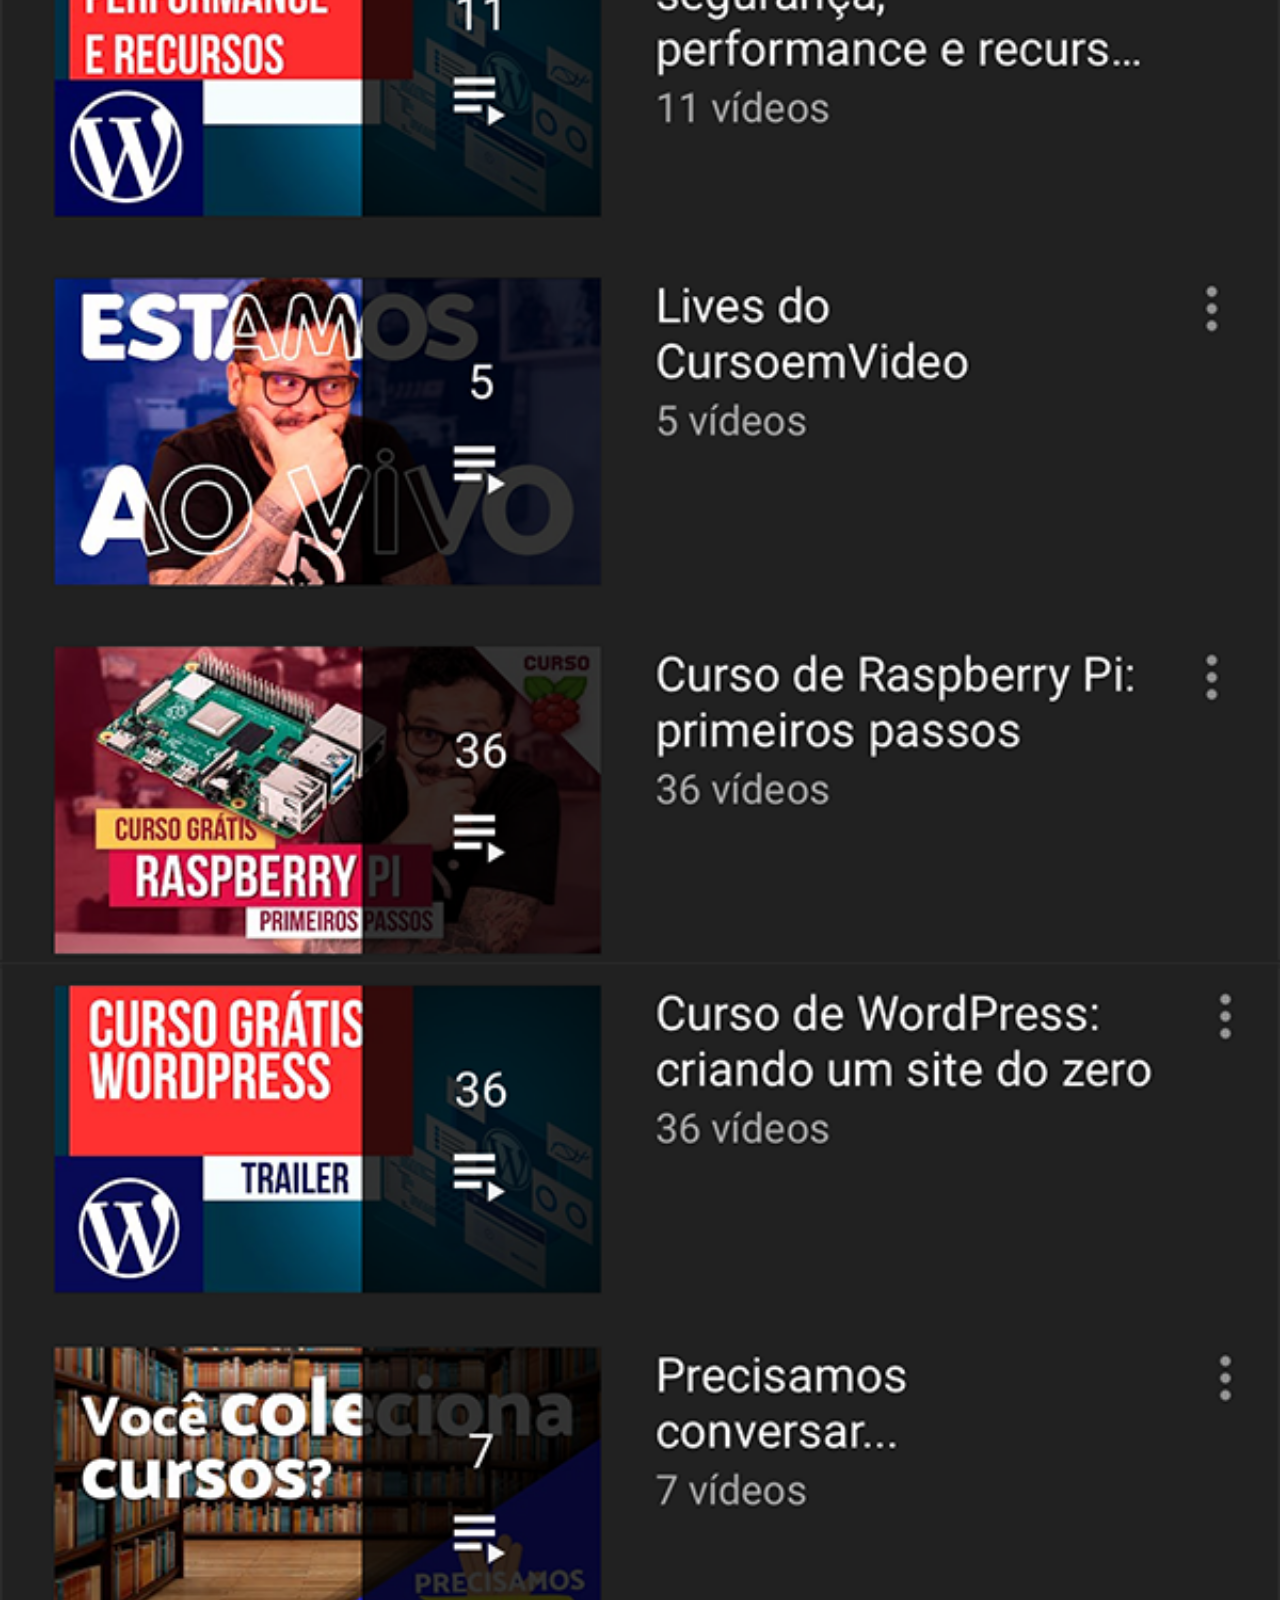
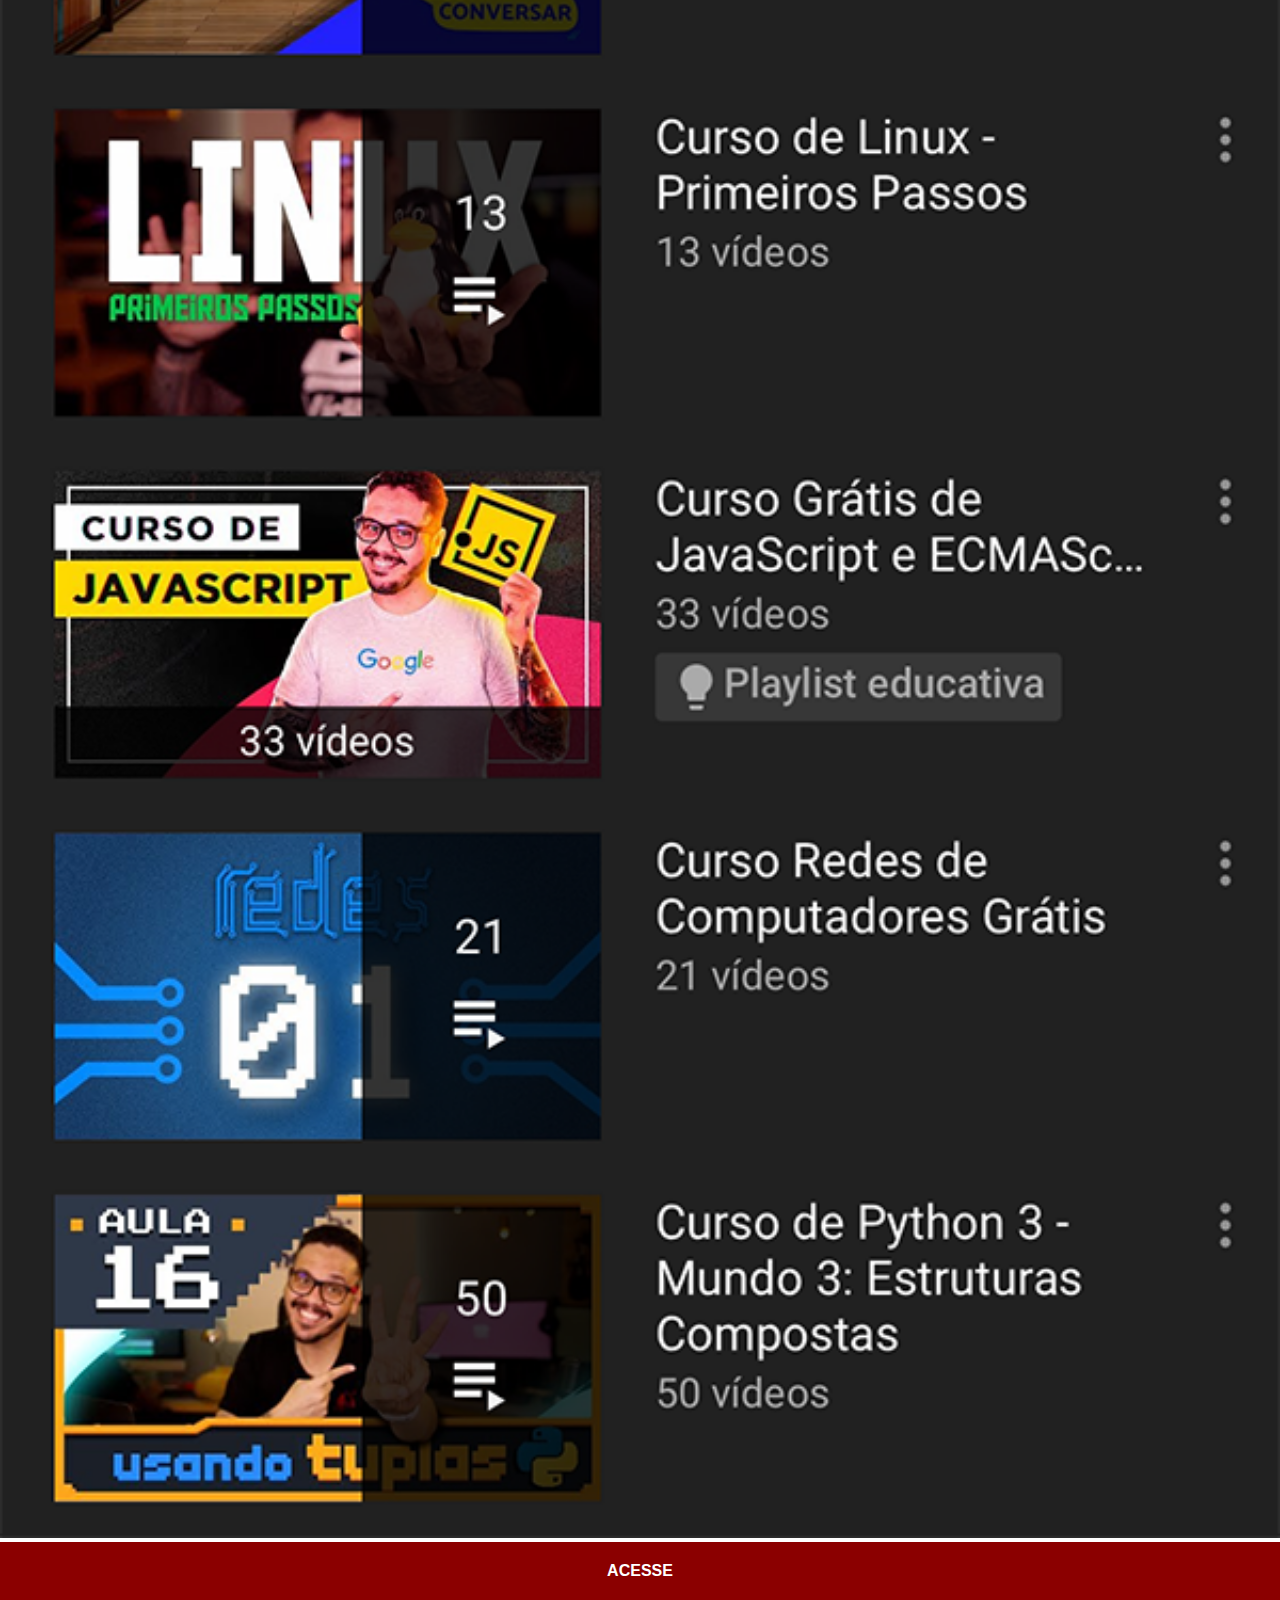
<file: youtube.html>
<!DOCTYPE html>
<html lang="pt-br">
<head>
    <meta charset="UTF-8">
    <meta http-equiv="X-UA-Compatible" content="IE=edge">
    <meta name="viewport" content="width=device-width, initial-scale=1.0">
    <title>Youtube</title>
    <link rel="stylesheet" href="estilos/social.css">
</head>
<body>
    <img src="imagens/tela-youtube.png" alt="YouTube">
    <a href="https://www.youtube.com/user/cursosemvideo/playlists" target="_blank">ACESSE</a>
</body>
</html>
</file>
<file: estilos/style.css>
@charset "UTF-8";

* {
    margin: 0px;
    padding: 0px;
    font-family: Arial, Helvetica, sans-serif;
}

html, body {
    height: 100vh;
    width: 100vw;
    background-color: black;
}

body {
    background: url(../imagens/fundo-madeira.jpg) no-repeat top center;
    background-size: cover;
    background-attachment: fixed;
}

main {
    height: 100vh;
    position: relative;
}

#telefone {
    position: absolute;
    top: 50%;
    left: 50%;
    transform: translate(-50%, -50%);

    height: 627px;
    width: 311px;

    background: url(../imagens/frame-iphone.png) no-repeat;
}

iframe#tela {
    position: relative;
    top: 80px;
    left: 22px;
    width: 267px;
    height: 471px;
}

section#redes-sociais {
    text-align: right;
}

section#redes-sociais img {
    width: 50px;
    margin: 10px;
    border-radius: 50%;
    box-shadow: 2px 2px 5px rgba(0, 0, 0, 0.400);
    box-sizing: border-box;
}

section#redes-sociais img:hover {
    border: 2px solid rgba(255, 255, 255, 0.616);
    transform: translate(-3px, -3px);
    box-shadow: 5px 5px 10px rgba(0, 0, 0, 0.623);
    transition: transform 0.3s;
}
</file>
<file: estilos/social.css>
@charset "UTF-8";

* {
    margin: 0px;
    padding: 0xp;
    font-family: Arial, Helvetica, sans-serif;
}

::-webkit-scrollbar {
    width: 0px;
    height: 0px;
}

img {
    width: 100vw;
}

a {
    display: block;
    background-color: darkred;
    color: white;
    padding: 20px;
    text-align: center;
    font-weight: bolder;
    text-decoration: none;
}

a:hover {
    background-color: red;
}
</file>
